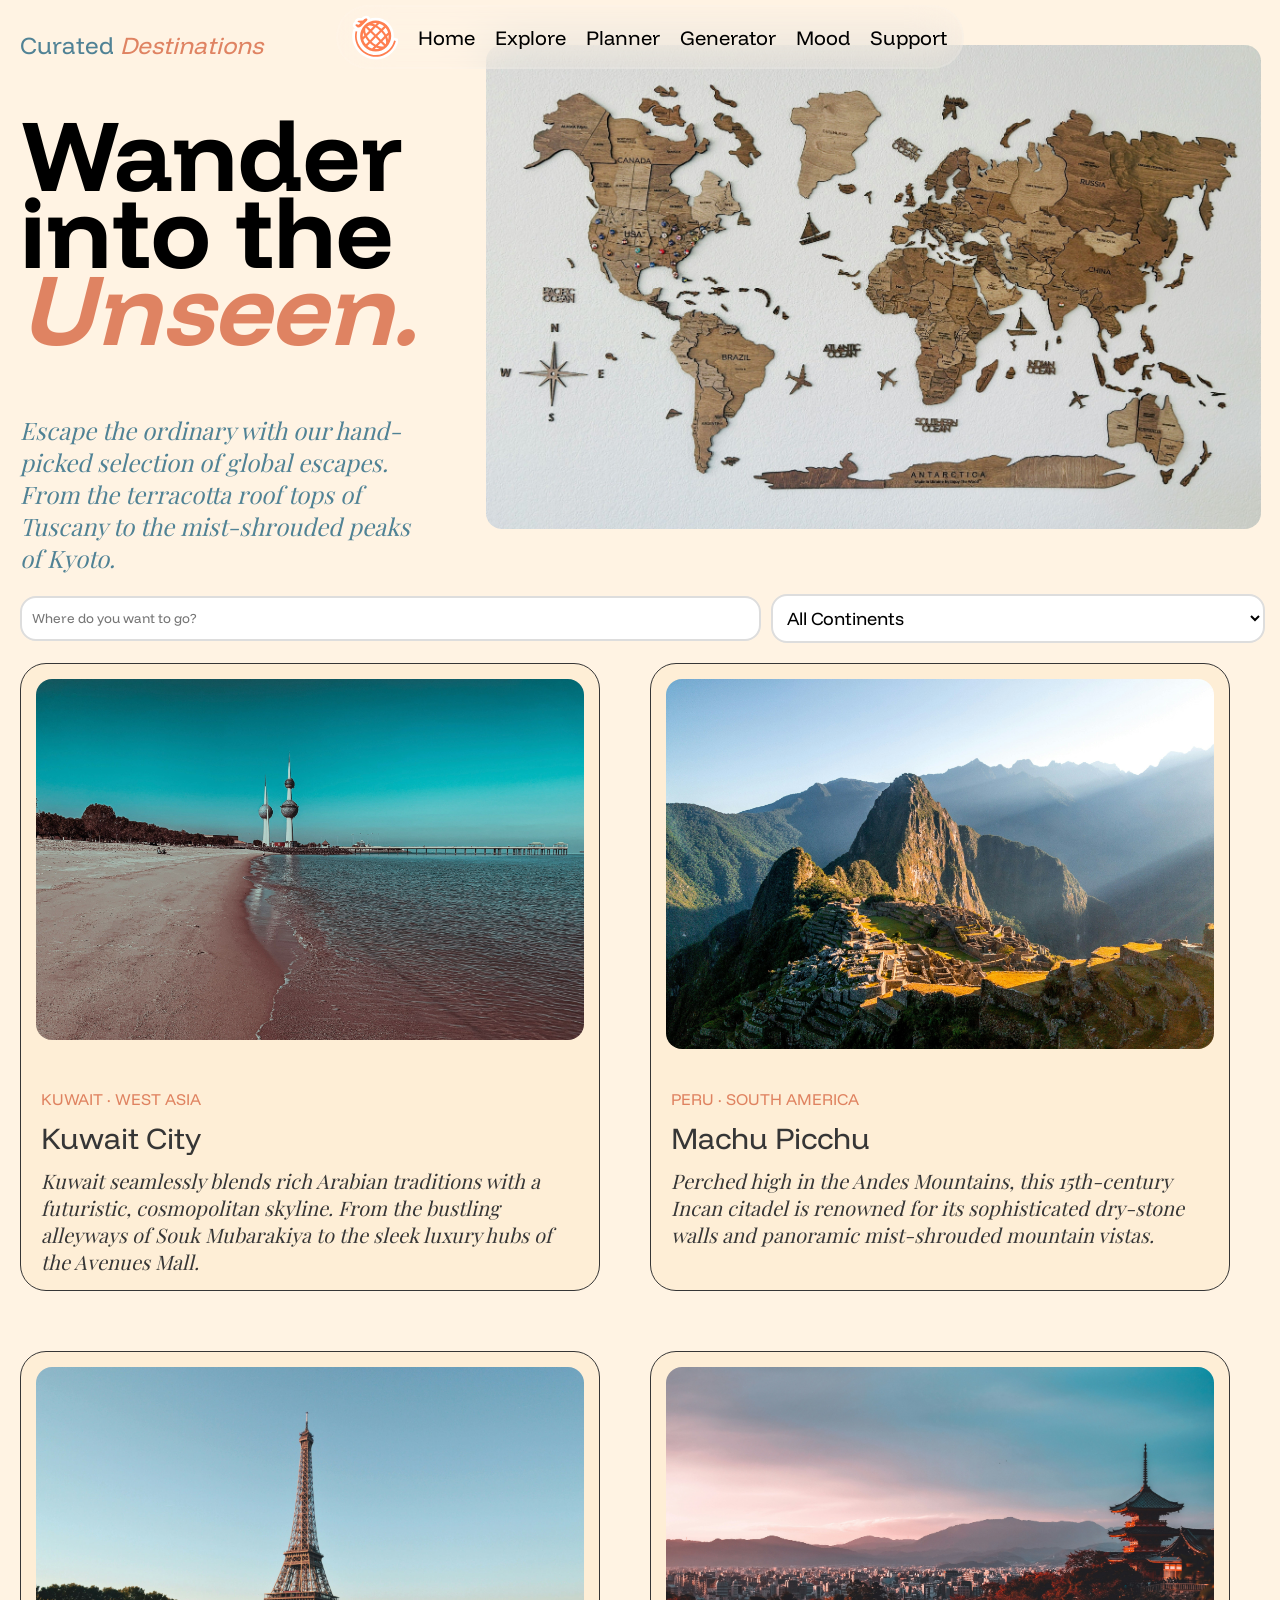
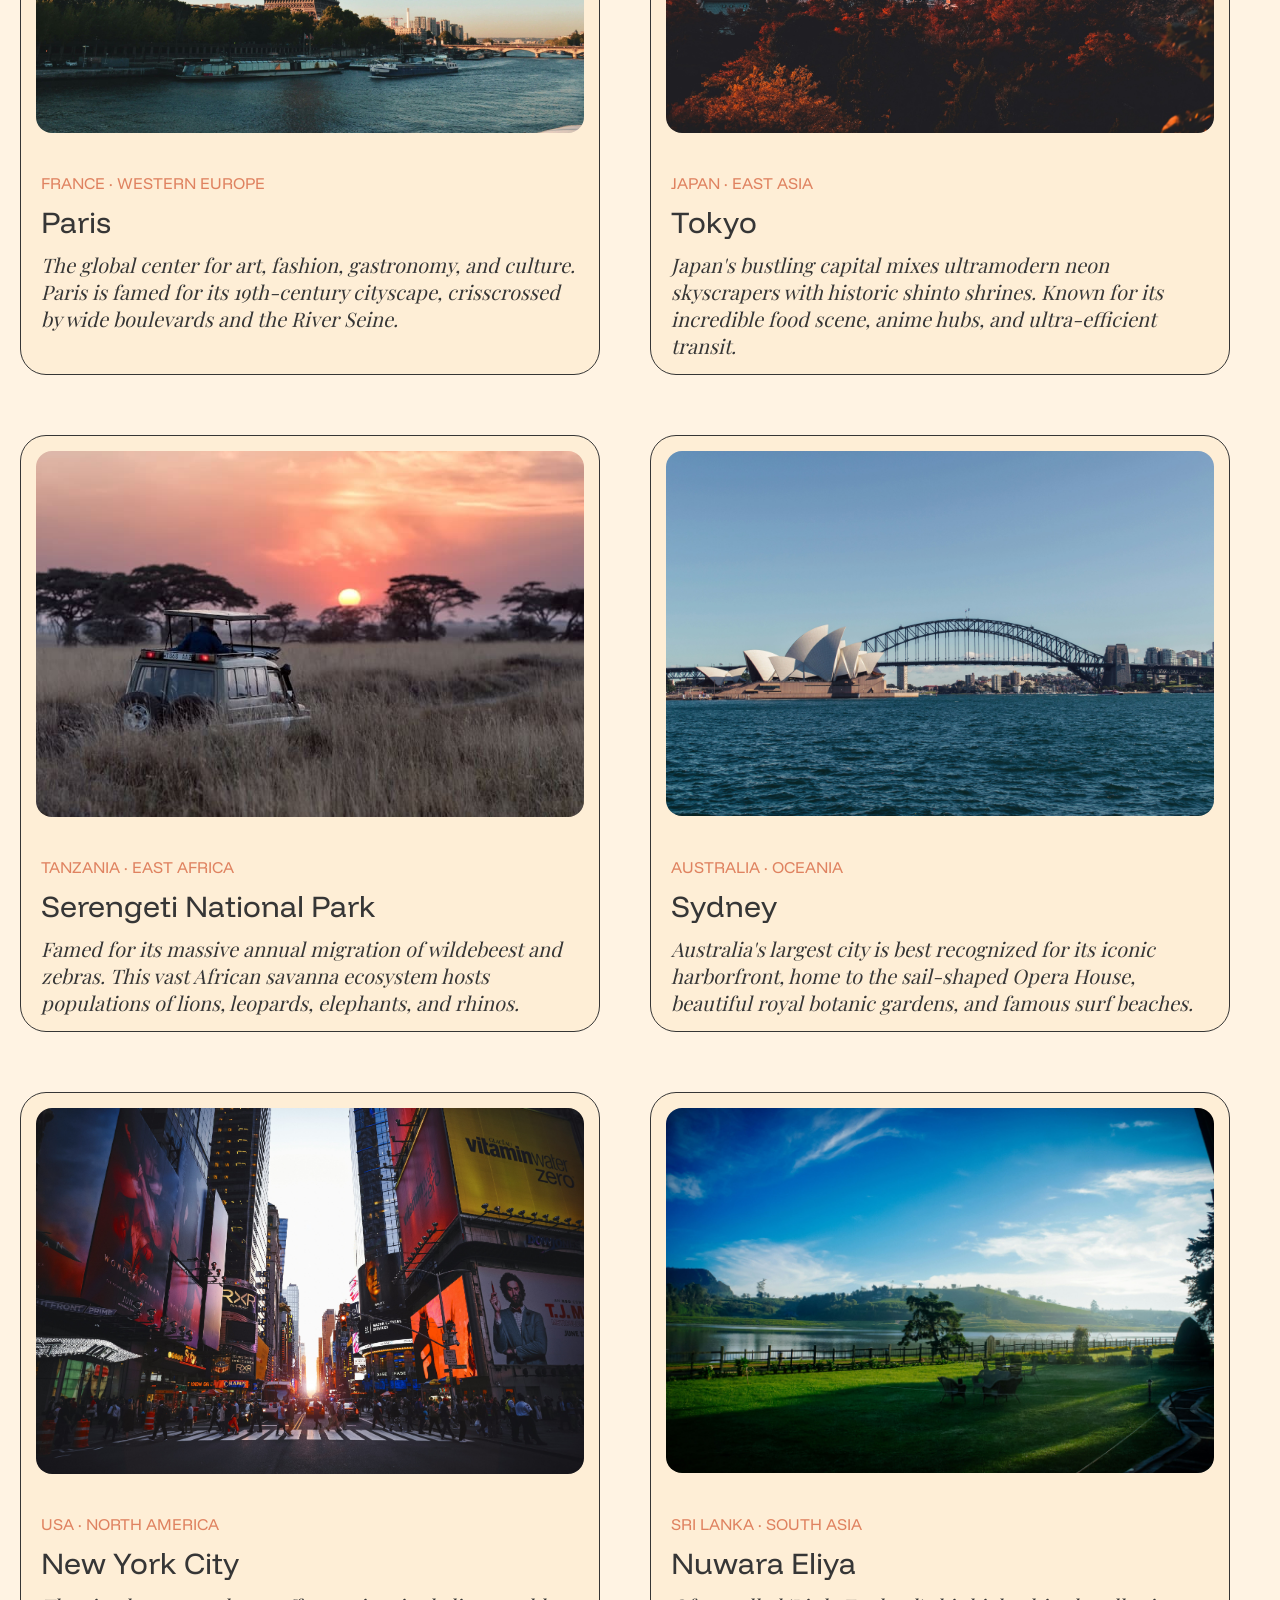
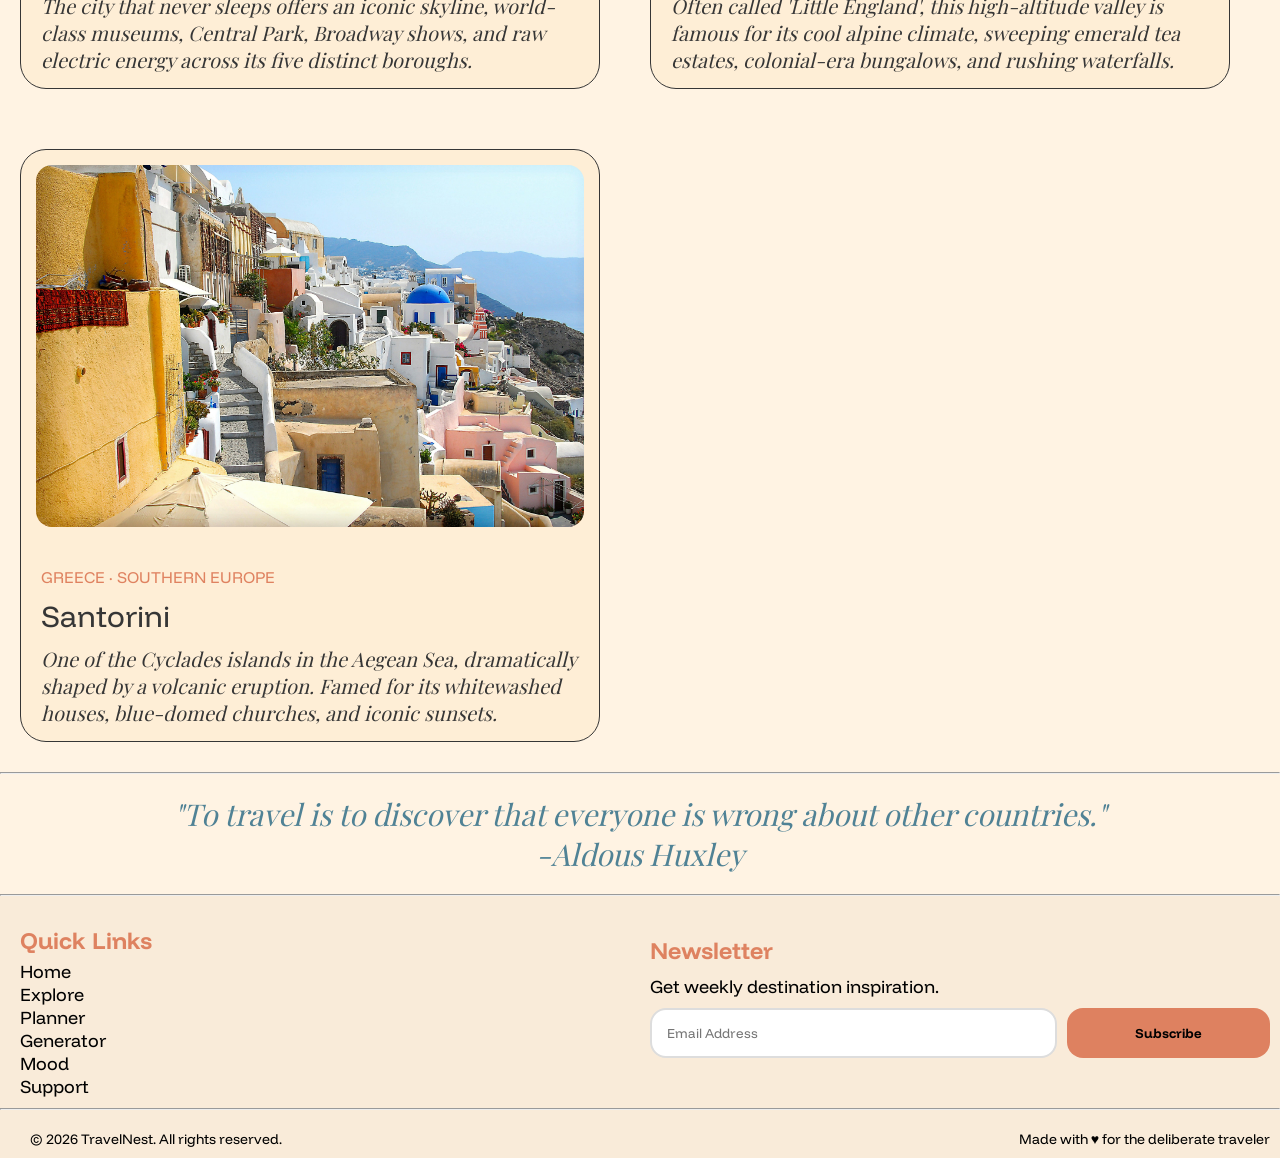
<file: explore.html>
<!DOCTYPE html>
<html lang="en">
<head>
    <meta charset="UTF-8">
    <meta name="viewport" content="width=device-width, initial-scale=1.0">
    <meta name="description" content="Browse TravelNest's curated collection of global destinations. Filter by continent or search by name and explore detailed travel guides.">
    <title>TravelNest | Explore</title>
    <link rel="stylesheet" href="style.css">
    <link rel="manifest" href="manifest.json">
    <link rel="icon" href="images/travelnest-logo.svg" type="image/svg+xml">
</head>
<body>
    <header>
        <nav class="nav-bar grid">
            <ul class="side-bar">
                <li class="menu-close-button" onclick="hideSidebar()"><a href="#"><svg xmlns="http://www.w3.org/2000/svg" height="40px" viewBox="0 -960 960 960" width="40px" fill="black"><path d="m256-200-56-56 224-224-224-224 56-56 224 224 224-224 56 56-224 224 224 224-56 56-224-224-224 224Z"/></svg></a></li>
                <li class="hideOnDesktop"><a href="index.html">Home</a></li>
                <li class="hideOnDesktop"><a href="explore.html">Explore</a></li>
                <li class="hideOnDesktop"><a href="planner.html">Planner</a></li>
                <li class="hideOnDesktop"><a href="generator.html">Generator</a></li>
                <li class="hideOnDesktop"><a href="mood.html">Mood</a></li>
                <li class="hideOnDesktop"><a href="support.html">Support</a></li>
            </ul>
            <ul class="nav-links">
                <li><a href="#"><img class="tn-logo" alt="TravelNest Logo" src = "images/travelnest-logo.svg"></a></li>
                <li class="hideOnMobile"><a href="index.html">Home</a></li>
                <li class="hideOnMobile"><a href="explore.html">Explore</a></li>
                <li class="hideOnMobile"><a href="planner.html">Planner</a></li>
                <li class="hideOnMobile"><a href="generator.html">Generator</a></li>
                <li class="hideOnMobile"><a href="mood.html">Mood</a></li>
                <li class="hideOnMobile"><a href="support.html">Support</a></li>
                <li class="menu-button" onclick="showSidebar()"><a href="#"><svg xmlns="http://www.w3.org/2000/svg" height="40px" viewBox="0 -960 960 960" width="40px" fill="black"><path d="M120-240v-80h720v80H120Zm0-200v-80h720v80H120Zm0-200v-80h720v80H120Z"/></svg></a></li>
            </ul>
        </nav>
    </header>
    <main>
        <div id="hero" class="grid">
            <div class="hero-left-text">
                <p id="hero-left-text-tn">Curated<span id="nest-text"> Destinations</span></p>
                <h1 id="h1-text">Wander into the <span id="unseen-text">Unseen.</span></h1>
                <p id="hero-info">Escape the ordinary with our hand-picked selection of global escapes. From the terracotta roof tops of Tuscany to the mist-shrouded peaks of Kyoto.</p>
            </div>
            <div class="hero-img-wrapper">
                <img src = "images/world-map.jpg" title="World Map" alt="World Map" class="hero-right-img">
            </div>
        </div>
        <div class="exp-search-container">
            <input type="text" class="input" id="exp-search" placeholder="Where do you want to go?">
            <select id="exp-filter" class="input">
                <option value="All Continents">All Continents</option>
                <option value="North America">North America</option>
                <option value="South America">South America</option>
                <option value="Europe">Europe</option>
                <option value="Asia">Asia</option>
                <option value="Africa">Africa</option>
                <option value="Oceania">Oceania</option>
            </select>
        </div>
        <div id="destinations" class="grid">
            <div class="destinations-container grid">
            </div>
        </div>
        <div class="dest-modal-container">
        </div>
        <hr>
        <div class="destinations-quote">
            <p>"To travel is to discover that everyone is wrong about other countries."</p>
            <p>-Aldous Huxley</p>
        </div>
    </main>
    <footer>
        <hr>
        <div class="footer-top-container">
            <div class="footer-top-left">
                <p id="footer-links-text">Quick Links</p>
                <ul class="footer-links">
                    <li><a href="index.html">Home</a></li>
                    <li><a href="explore.html">Explore</a></li>
                    <li><a href="planner.html">Planner</a></li>
                    <li><a href="generator.html">Generator</a></li>
                    <li><a href="mood.html">Mood</a></li>
                    <li><a href="support.html">Support</a></li>
                </ul>
            </div>
            <form class="newsletter">
                <div class="newsletter-container">
                    <p id="newsletter-head">Newsletter</p>
                    <p id="newsletter-p">Get weekly destination inspiration.</p>
                    <input type="email" id="input-email" name="input-email" class="input" placeholder="Email Address">
                    <button class="button" id="newsletter-button">Subscribe</button>
                </div>
            </form>
        </div>
        <hr>
        <div class="footer-last-line">
            <p id="footer-brand">© 2026 TravelNest. All rights reserved.</p>
            <p>Made with ♥ for the deliberate traveler</p>
        </div>
    </footer>
    <script src="script.js"></script>
</body>
</html>
</file>
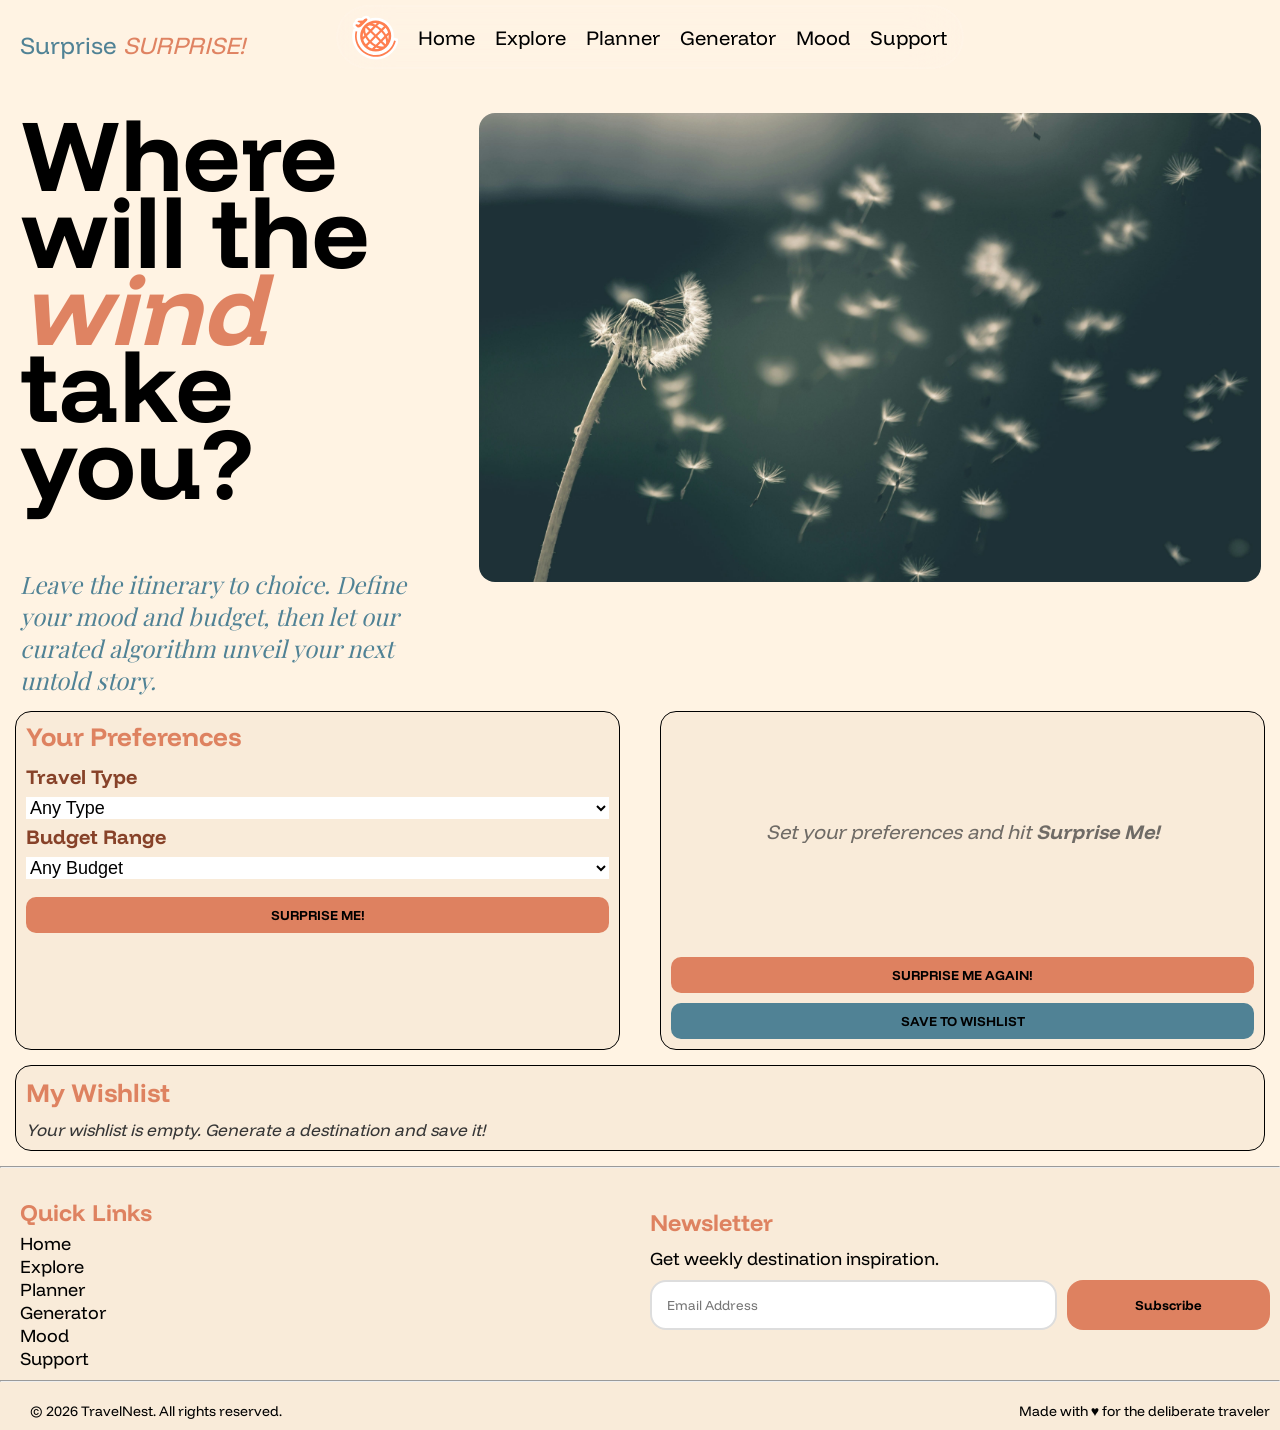
<file: generator.html>
<!DOCTYPE html>
<html lang="en">
<head>
    <meta charset="UTF-8">
    <meta name="viewport" content="width=device-width, initial-scale=1.0">
    <meta name="description" content="Not sure where to go? Let TravelNest surprise you. Generate a random destination based on your travel style and budget preferences.">
    <title>TravelNest | Trip Generator</title>
    <link rel="stylesheet" href="style.css">
    <link rel="manifest" href="manifest.json">
    <link rel="icon" href="images/travelnest-logo.svg" type="image/svg+xml">
</head>
<body>
    <header>
        <nav class="nav-bar grid">
            <ul class="side-bar">
                <li class="menu-close-button" onclick="hideSidebar()"><a href="#"><svg xmlns="http://www.w3.org/2000/svg" height="40px" viewBox="0 -960 960 960" width="40px" fill="black"><path d="m256-200-56-56 224-224-224-224 56-56 224 224 224-224 56 56-224 224 224 224-56 56-224-224-224 224Z"/></svg></a></li>
                <li class="hideOnDesktop"><a href="index.html">Home</a></li>
                <li class="hideOnDesktop"><a href="explore.html">Explore</a></li>
                <li class="hideOnDesktop"><a href="planner.html">Planner</a></li>
                <li class="hideOnDesktop"><a href="generator.html">Generator</a></li>
                <li class="hideOnDesktop"><a href="mood.html">Mood</a></li>
                <li class="hideOnDesktop"><a href="support.html">Support</a></li>
            </ul>
            <ul class="nav-links">
                <li><a href="#"><img class="tn-logo" alt="TravelNest Logo" src = "images/travelnest-logo.svg"></a></li>
                <li class="hideOnMobile"><a href="index.html">Home</a></li>
                <li class="hideOnMobile"><a href="explore.html">Explore</a></li>
                <li class="hideOnMobile"><a href="planner.html">Planner</a></li>
                <li class="hideOnMobile"><a href="generator.html">Generator</a></li>
                <li class="hideOnMobile"><a href="mood.html">Mood</a></li>
                <li class="hideOnMobile"><a href="support.html">Support</a></li>
                <li class="menu-button" onclick="showSidebar()"><a href="#"><svg xmlns="http://www.w3.org/2000/svg" height="40px" viewBox="0 -960 960 960" width="40px" fill="black"><path d="M120-240v-80h720v80H120Zm0-200v-80h720v80H120Zm0-200v-80h720v80H120Z"/></svg></a></li>
            </ul>
        </nav>
    </header>
    <main>
        <div id="hero" class="grid">
            <div class="hero-left-text">
                <p id="hero-left-text-tn">Surprise<span id="nest-text"> SURPRISE!</span></p>
                <h1 id="h1-text">Where will the <span id="unseen-text">wind</span> take you?</h1>
                <p id="hero-info">Leave the itinerary to choice. Define your mood and budget, then let our curated algorithm unveil your next untold story.</p>
            </div>
            <div class="hero-img-wrapper">
                <img src = "images/dandelions.jpg" title="Dandelions" alt="Dandelions" class="hero-right-img">
            </div>
        </div>
        <div id="gen-grid">
            <div id="gen-container">
                <div id="r-gen">
                    <p id="r-gen-heading">Your Preferences</p>
                    <div class="r-gen-group">
                        <label class="form-label" for="gen-travel-type">Travel Type</label><br>
                        <select id="gen-travel-type" class="form-select" aria-label="Select Travel Style">
                            <option value="any-type">Any Type</option>
                            <option value="adventure">Adventure</option>
                            <option value="relax">Relaxation</option>
                            <option value="culture">Cultural</option>
                            <option value="nature">Nature</option>
                        </select>
                    </div>
                    <div class="r-gen-group">
                        <label class="form-label" for="gen-budget-range">Budget Range</label><br>
                        <select id="gen-budget-range" class="form-select" aria-label="Select Budget Range">
                            <option value="any-budget">Any Budget</option>
                            <option value="budget-friendly">Budget Friendly</option>
                            <option value="mid-range">Mid-Range</option>
                            <option value="luxury">Luxury</option>
                        </select>
                    </div>
                    <button id="surprise-button" class="button" type="button">SURPRISE ME!</button>
                </div>
                <div id="l-gen">
                    <div id="r-gen-img-container">
                        <button id="surprise-again-button" class="button" type="button">SURPRISE ME AGAIN!</button>
                        <button class="save-btn" type="submit">SAVE TO WISHLIST</button>
                    </div>
                </div>
            </div>
            <div id="wishlist">
                <p id="wishlist-heading">My Wishlist</p>
                <p id="wishlist-para">Your wishlist is empty. Generate a destination and save it!</p>
            </div>
        </div>
    </main>
    <footer>
        <hr>
        <div class="footer-top-container">
            <div class="footer-top-left">
                <p id="footer-links-text">Quick Links</p>
                <ul class="footer-links">
                    <li><a href="index.html">Home</a></li>
                    <li><a href="explore.html">Explore</a></li>
                    <li><a href="planner.html">Planner</a></li>
                    <li><a href="generator.html">Generator</a></li>
                    <li><a href="mood.html">Mood</a></li>
                    <li><a href="support.html">Support</a></li>
                </ul>
            </div>
            <form class="newsletter">
                <div class="newsletter-container">
                    <p id="newsletter-head">Newsletter</p>
                    <p id="newsletter-p">Get weekly destination inspiration.</p>
                    <input type="email" id="input-email" name="input-email" class="input" placeholder="Email Address">
                    <button class="button" id="newsletter-button">Subscribe</button>
                </div>
            </form>
        </div>
        <hr>
        <div class="footer-last-line">
            <p id="footer-brand">© 2026 TravelNest. All rights reserved.</p>
            <p>Made with ♥ for the deliberate traveler</p>
        </div>
    </footer>
    <script src="script.js"></script>
</body>
</html>
</file>
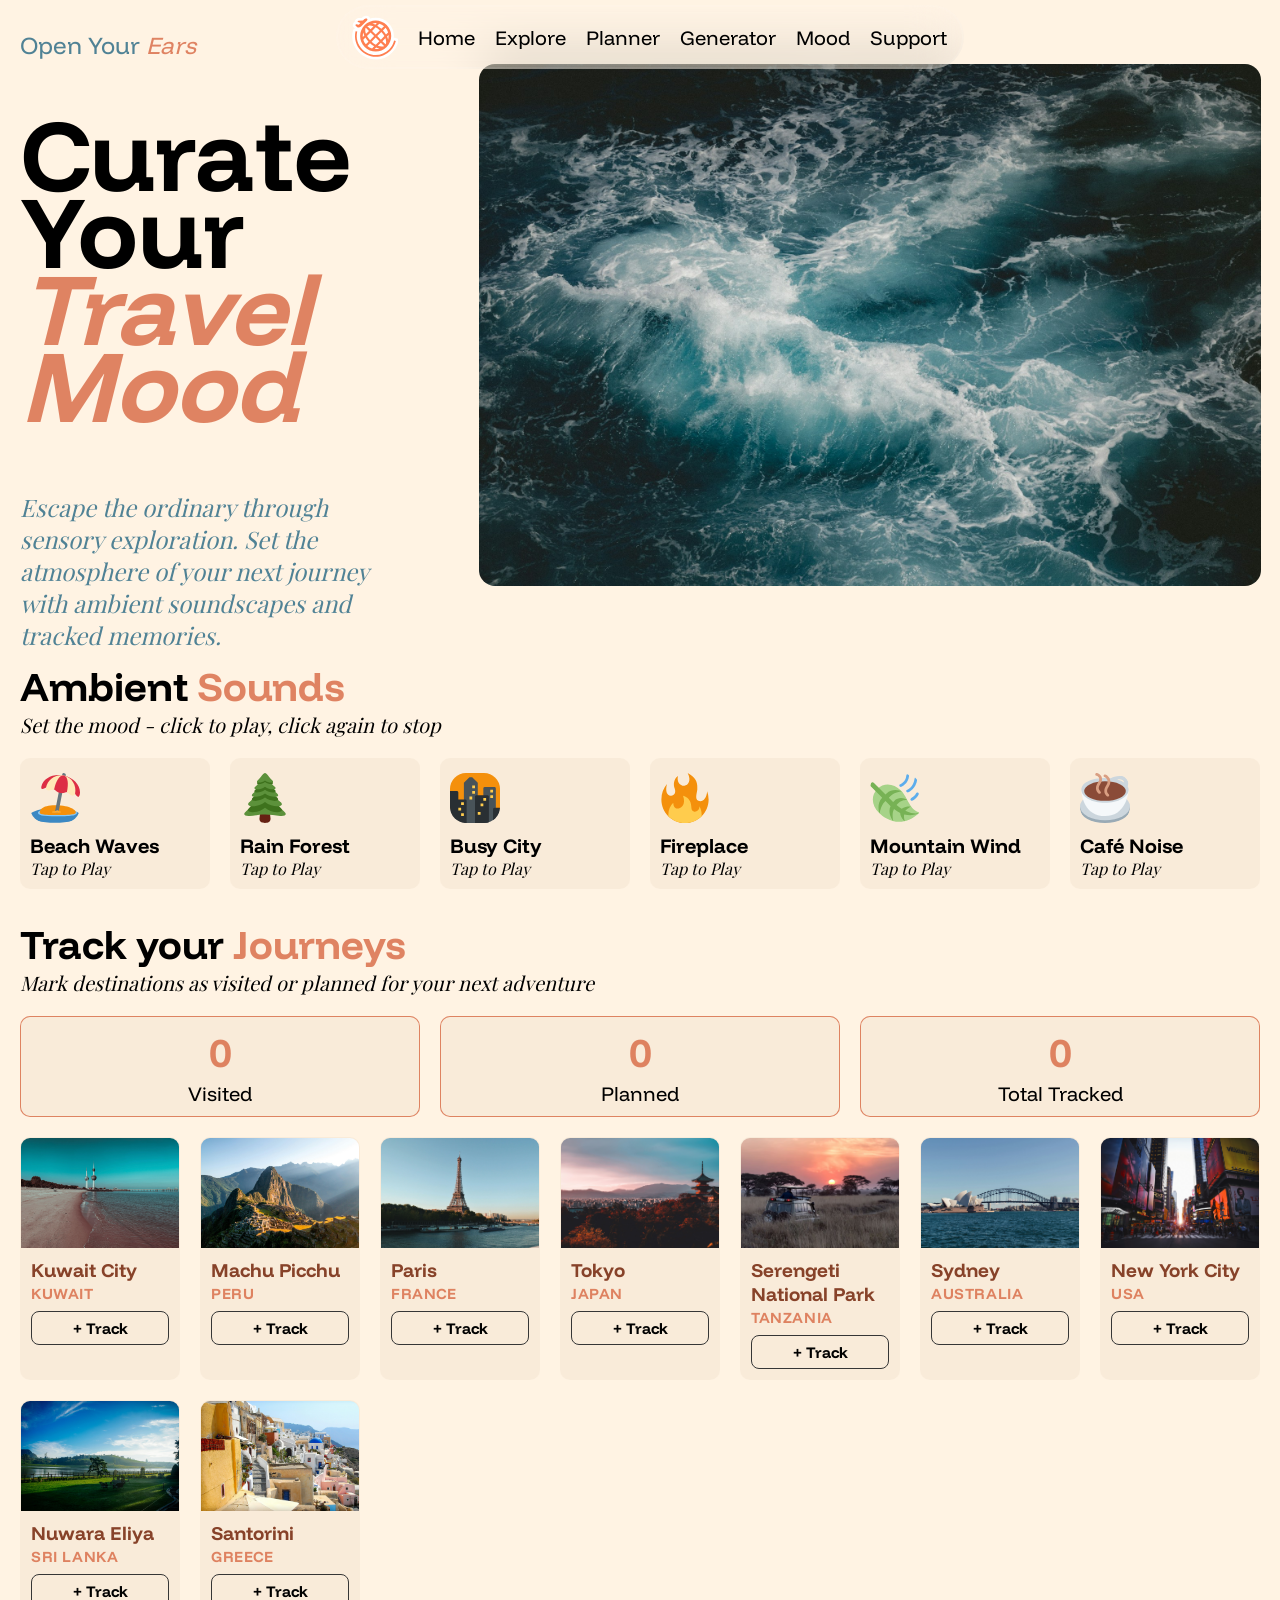
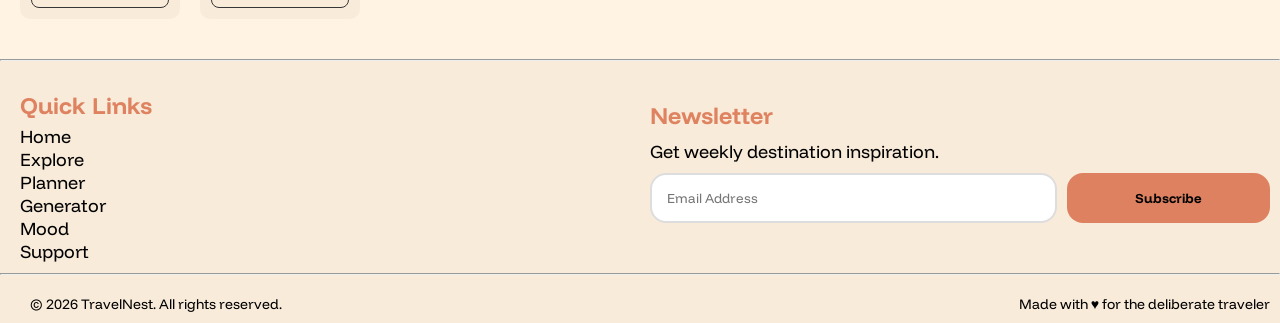
<file: mood.html>
<!DOCTYPE html>
<html lang="en">
<head>
    <meta charset="UTF-8">
    <meta name="viewport" content="width=device-width, initial-scale=1.0">
    <meta name="description" content="Set your travel mood with ambient soundscapes and track destinations you have visited or plan to explore with TravelNest.">
    <title>TravelNest | Mood</title>
    <link rel="stylesheet" href="style.css">
    <link rel="manifest" href="manifest.json">
    <link rel="icon" href="images/travelnest-logo.svg" type="image/svg+xml">
</head>
<body>
    <audio id="snd-beach" src="audio/beach.mp3" loop></audio>
    <audio id="snd-forest" src="audio/forest.mp3" loop></audio>
    <audio id="snd-city" src="audio/city.mp3" loop></audio>
    <audio id="snd-fire" src="audio/fire.mp3" loop></audio>
    <audio id="snd-wind" src="audio/wind.mp3" loop></audio>
    <audio id="snd-cafe" src="audio/cafe.mp3" loop></audio>
    <header>
        <nav class="nav-bar grid">
            <ul class="side-bar">
                <li class="menu-close-button" onclick="hideSidebar()"><a href="#"><svg xmlns="http://www.w3.org/2000/svg" height="40px" viewBox="0 -960 960 960" width="40px" fill="black"><path d="m256-200-56-56 224-224-224-224 56-56 224 224 224-224 56 56-224 224 224 224-56 56-224-224-224 224Z"/></svg></a></li>
                <li class="hideOnDesktop"><a href="index.html">Home</a></li>
                <li class="hideOnDesktop"><a href="explore.html">Explore</a></li>
                <li class="hideOnDesktop"><a href="planner.html">Planner</a></li>
                <li class="hideOnDesktop"><a href="generator.html">Generator</a></li>
                <li class="hideOnDesktop"><a href="mood.html">Mood</a></li>
                <li class="hideOnDesktop"><a href="support.html">Support</a></li>
            </ul>
            <ul class="nav-links">
                <li><a href="#"><img class="tn-logo" alt="TravelNest Logo" src = "images/travelnest-logo.svg"></a></li>
                <li class="hideOnMobile"><a href="index.html">Home</a></li>
                <li class="hideOnMobile"><a href="explore.html">Explore</a></li>
                <li class="hideOnMobile"><a href="planner.html">Planner</a></li>
                <li class="hideOnMobile"><a href="generator.html">Generator</a></li>
                <li class="hideOnMobile"><a href="mood.html">Mood</a></li>
                <li class="hideOnMobile"><a href="support.html">Support</a></li>
                <li class="menu-button" onclick="showSidebar()"><a href="#"><svg xmlns="http://www.w3.org/2000/svg" height="40px" viewBox="0 -960 960 960" width="40px" fill="black"><path d="M120-240v-80h720v80H120Zm0-200v-80h720v80H120Zm0-200v-80h720v80H120Z"/></svg></a></li>
            </ul>
        </nav>
    </header>
    <main>
        <div id="hero" class="grid">
            <div class="hero-left-text">
                <p id="hero-left-text-tn">Open Your<span id="nest-text"> Ears</span></p>
                <h1 id="h1-text">Curate Your <span id="unseen-text">Travel Mood</span></h1>
                <p id="hero-info">Escape the ordinary through sensory exploration. Set the atmosphere of your next journey with ambient soundscapes and tracked memories.</p>
            </div>
            <div class="hero-img-wrapper">
                <img src = "images/waves.jpg" title="Ocean Waves" alt="Ocean Waves" class="hero-right-img">
            </div>
        </div>
        <p class="mood-heading">Ambient <span class="mood-text">Sounds</span></p>
        <p class="mood-desc">Set the mood - click to play, click again to stop</p>
        <div id="mood-container">
            <div class="mood-card">
                <img class="mood-img" alt="Beach with Umbrella" src="symbols/beach-with-umbrella-svgrepo-com.svg">
                <p class="mood-name">Beach Waves</p>
                <p class="mood-play">Tap to Play</p>
            </div>
            <div class="mood-card">
                <img class="mood-img" alt="Evergreen Tree" src="symbols/evergreen-tree-svgrepo-com.svg">
                <p class="mood-name">Rain Forest</p>
                <p class="mood-play">Tap to Play</p>
            </div>
            <div class="mood-card">
                <img class="mood-img" alt="Cityscape at Dusk" src="symbols/cityscape-at-dusk-svgrepo-com.svg">
                <p class="mood-name">Busy City</p>
                <p class="mood-play">Tap to Play</p>
            </div>
            <div class="mood-card">
                <img class="mood-img" alt="Fire" src="symbols/fire-svgrepo-com.svg">
                <p class="mood-name">Fireplace</p>
                <p class="mood-play">Tap to Play</p>
            </div>
            <div class="mood-card">
                <img class="mood-img" alt="Leaf Fluttering in Wind" src="symbols/leaf-fluttering-in-wind-svgrepo-com.svg">
                <p class="mood-name">Mountain Wind</p>
                <p class="mood-play">Tap to Play</p>
            </div>
            <div class="mood-card">
                <img class="mood-img" alt="Hot Beverage" src="symbols/hot-beverage-svgrepo-com.svg">
                <p class="mood-name">Café Noise</p>
                <p class="mood-play">Tap to Play</p>
            </div>
        </div>
        <p class="mood-heading">Track your <span class="mood-text">Journeys</span></p>
        <p class="mood-desc">Mark destinations as visited or planned for your next adventure</p>
        <div id="track-container">
            <div class="track-card">
                <p id="visited-count">0</p>
                <p id="visited-text">Visited</p>
            </div>
            <div class="track-card">
                <p id="planned-count">0</p>
                <p id="planned-text">Planned</p>
            </div>
            <div class="track-card">
                <p id="total-track-count">0</p>
                <p id="total-track-text">Total Tracked</p>
            </div>
        </div>
        <div id="destinations-track-grid"></div>
    </main>
    <footer>
        <hr>
        <div class="footer-top-container">
            <div class="footer-top-left">
                <p id="footer-links-text">Quick Links</p>
                <ul class="footer-links">
                    <li><a href="index.html">Home</a></li>
                    <li><a href="explore.html">Explore</a></li>
                    <li><a href="planner.html">Planner</a></li>
                    <li><a href="generator.html">Generator</a></li>
                    <li><a href="mood.html">Mood</a></li>
                    <li><a href="support.html">Support</a></li>
                </ul>
            </div>
            <form class="newsletter">
                <div class="newsletter-container">
                    <p id="newsletter-head">Newsletter</p>
                    <p id="newsletter-p">Get weekly destination inspiration.</p>
                    <input type="email" id="input-email" name="input-email" class="input" placeholder="Email Address">
                    <button class="button" id="newsletter-button">Subscribe</button>
                </div>
            </form>
        </div>
        <hr>
        <div class="footer-last-line">
            <p id="footer-brand">© 2026 TravelNest. All rights reserved.</p>
            <p>Made with ♥ for the deliberate traveler</p>
        </div>
    </footer>
    <script src="script.js"></script>
</body>
</html>
</file>
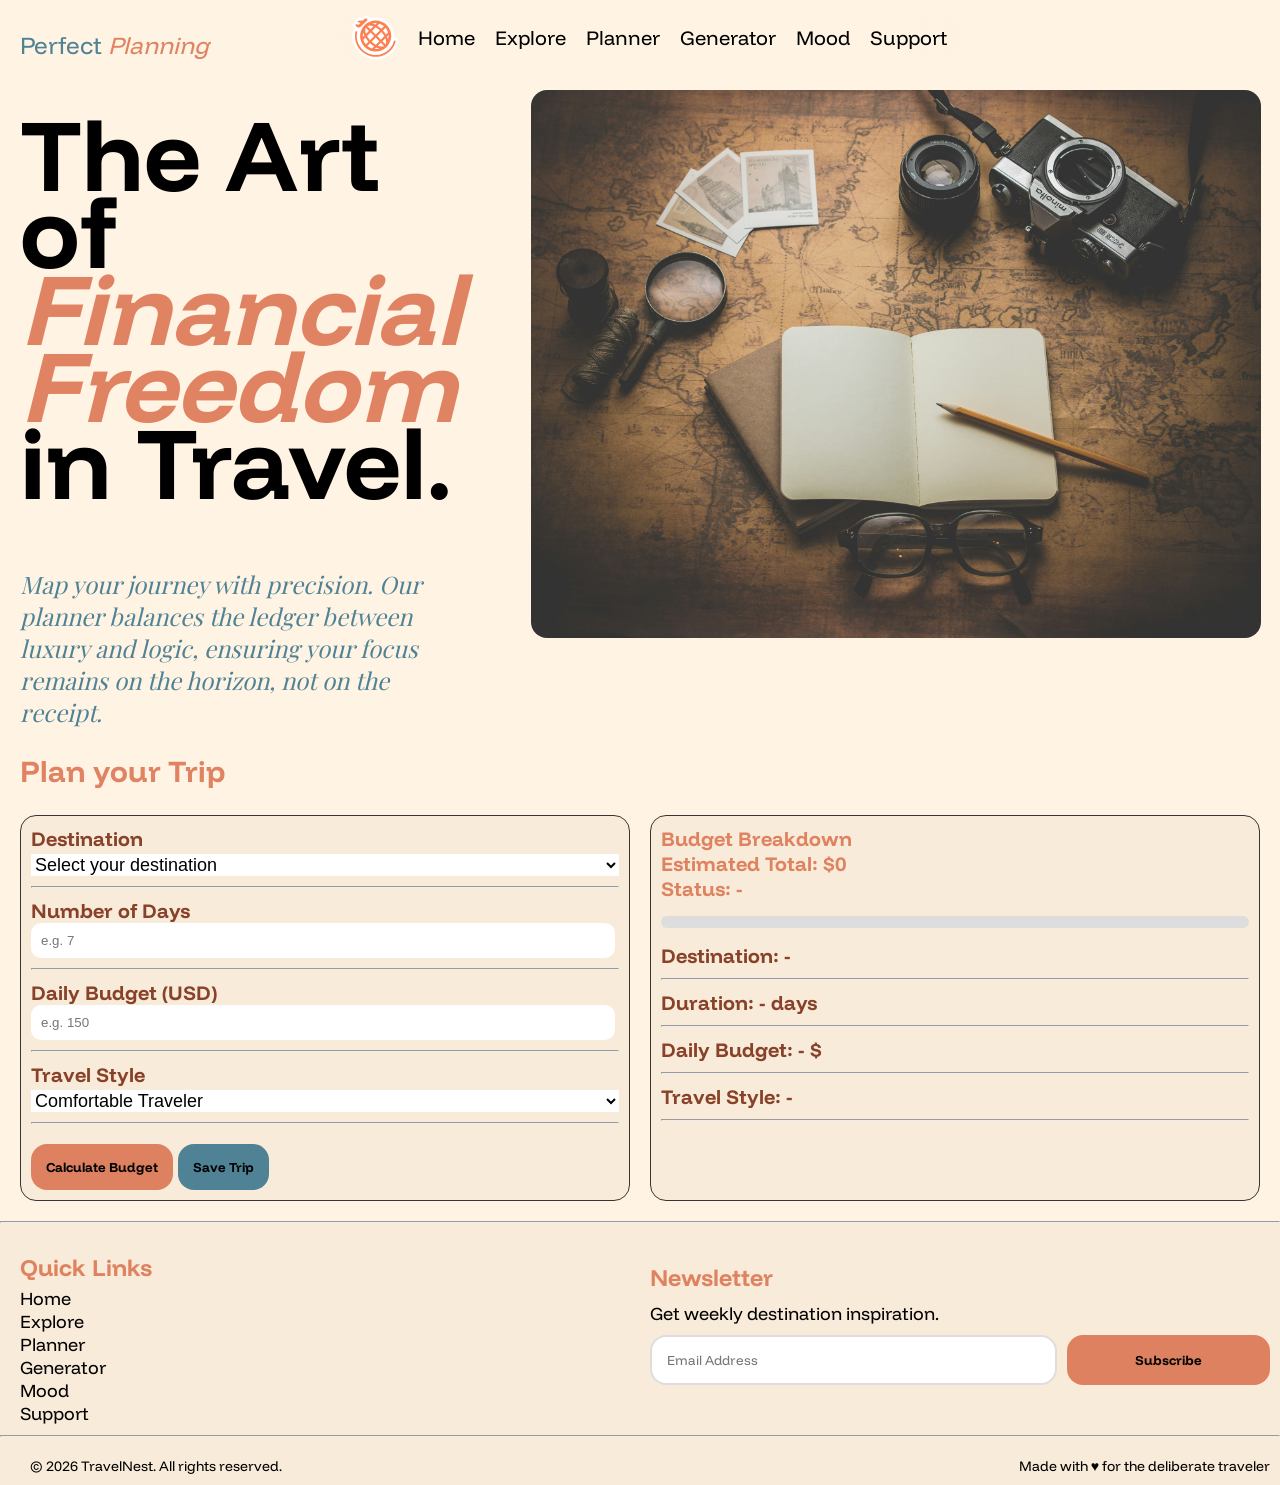
<file: planner.html>
<!DOCTYPE html>
<html lang="en">
<head>
    <meta charset="UTF-8">
    <meta name="viewport" content="width=device-width, initial-scale=1.0">
    <meta name="description" content="Plan your perfect trip with the TravelNest Budget Planner. Calculate your estimated travel costs and save trip budgets for future reference.">
    <title>TravelNest | Trip Planner</title>
    <link rel="stylesheet" href="style.css">
    <link rel="manifest" href="manifest.json">
    <link rel="icon" href="images/travelnest-logo.svg" type="image/svg+xml">
</head>
<body>
    <header>
        <nav class="nav-bar grid">
            <ul class="side-bar">
                <li class="menu-close-button" onclick="hideSidebar()"><a href="#"><svg xmlns="http://www.w3.org/2000/svg" height="40px" viewBox="0 -960 960 960" width="40px" fill="black"><path d="m256-200-56-56 224-224-224-224 56-56 224 224 224-224 56 56-224 224 224 224-56 56-224-224-224 224Z"/></svg></a></li>
                <li class="hideOnDesktop"><a href="index.html">Home</a></li>
                <li class="hideOnDesktop"><a href="explore.html">Explore</a></li>
                <li class="hideOnDesktop"><a href="planner.html">Planner</a></li>
                <li class="hideOnDesktop"><a href="generator.html">Generator</a></li>
                <li class="hideOnDesktop"><a href="mood.html">Mood</a></li>
                <li class="hideOnDesktop"><a href="support.html">Support</a></li>
            </ul>
            <ul class="nav-links">
                <li><a href="#"><img class="tn-logo" alt="TravelNest Logo" src = "images/travelnest-logo.svg"></a></li>
                <li class="hideOnMobile"><a href="index.html">Home</a></li>
                <li class="hideOnMobile"><a href="explore.html">Explore</a></li>
                <li class="hideOnMobile"><a href="planner.html">Planner</a></li>
                <li class="hideOnMobile"><a href="generator.html">Generator</a></li>
                <li class="hideOnMobile"><a href="mood.html">Mood</a></li>
                <li class="hideOnMobile"><a href="support.html">Support</a></li>
                <li class="menu-button" onclick="showSidebar()"><a href="#"><svg xmlns="http://www.w3.org/2000/svg" height="40px" viewBox="0 -960 960 960" width="40px" fill="black"><path d="M120-240v-80h720v80H120Zm0-200v-80h720v80H120Zm0-200v-80h720v80H120Z"/></svg></a></li>
            </ul>
        </nav>
    </header>
    <main>
        <div id="hero" class="grid">
            <div class="hero-left-text">
                <p id="hero-left-text-tn">Perfect<span id="nest-text"> Planning</span></p>
                <h1 id="h1-text">The Art of<span id="unseen-text"> Financial Freedom</span> in Travel.</h1>
                <p id="hero-info">Map your journey with precision. Our planner balances the ledger between luxury and logic, ensuring your focus remains on the horizon, not on the receipt.</p>
            </div>
            <div class="hero-img-wrapper">
                <img src = "images/travel-diary.jpg" title="Travel Diary" alt="Travel Diary" class="hero-right-img">
            </div>
        </div>
        <div id="budget-planner">
            <h2 id="planner-heading">Plan your Trip</h2>
            <div id="budget-planner-container">
                <div id="planner-left">
                    <form id="planner-form">
                        <div class="form-group">
                            <label class="form-label" for="plan-destination">Destination</label><br>
                            <select id="plan-destination" class="form-select" required>
                                <option value="" disabled selected>Select your destination</option>
                            </select>
                        </div>
                        <hr>
                        <div class="form-group">
                            <label class="form-label" for="plan-days">Number of Days</label><br>
                            <input id="plan-days" class="form-input" type="number" min="1" max="365" placeholder="e.g. 7" required>
                        </div>
                        <hr>
                        <div class="form-group">
                            <label class="form-label" for="plan-budget">Daily Budget (USD)</label><br>
                            <input id="plan-budget" class="form-input" type="number" min="1" placeholder="e.g. 150" required>
                        </div>
                        <hr>
                        <div class="form-group">
                            <label class="form-label" for="plan-style">Travel Style</label><br>
                            <select id="plan-style" class="form-select" aria-label="Select Travel Style">
                                <option value="budget">Budget Backpacker</option>
                                <option value="comfort" selected>Comfortable Traveler</option>
                                <option value="luxury">Luxury Explorer</option>
                            </select>
                        </div>
                        <hr>
                        <div class="form-buttons">
                            <button class="button" id="plan-button" type="submit">Calculate Budget</button>
                            <button class="button" id="save-trip-button" type="button" style="background-color: var(--secondary);">Save Trip</button>
                        </div>
                    </form>
                </div>
                <div id="planner-right">
                    <div id="budget-planner-results-container">
                        <div id="result-card" class="result-card">
                            <div id="budget-heading">
                                <p id="budget-breakdown">Budget Breakdown</p>
                                <p id="estimated-total">Estimated Total: $<span id="res-total">0</span></p>
                                <p id="status">Status: <span id="res-status">-</span></p>
                            </div>
                            <div class="progress-container">
                                <div id="budget-progress-bar"></div>
                            </div>
                            <div id="r-budget-info">
                                <span class="r-info">Destination: <span id="res-dest">-</span></span>
                                <hr>
                                <span class="r-info">Duration: <span id="res-days">-</span> days</span>
                                <hr>
                                <span class="r-info">Daily Budget: <span id="res-daily">-</span> $</span>
                                <hr>
                                <span class="r-info">Travel Style: <span id="res-style">-</span></span>
                                <hr>
                            </div>
                        </div>
                    </div>
                </div>
            </div>
        </div>
    </main>
    <footer>
        <hr>
        <div class="footer-top-container">
            <div class="footer-top-left">
                <p id="footer-links-text">Quick Links</p>
                <ul class="footer-links">
                    <li><a href="index.html">Home</a></li>
                    <li><a href="explore.html">Explore</a></li>
                    <li><a href="planner.html">Planner</a></li>
                    <li><a href="generator.html">Generator</a></li>
                    <li><a href="mood.html">Mood</a></li>
                    <li><a href="support.html">Support</a></li>
                </ul>
            </div>
            <form class="newsletter">
                <div class="newsletter-container">
                    <p id="newsletter-head">Newsletter</p>
                    <p id="newsletter-p">Get weekly destination inspiration.</p>
                    <input type="email" id="input-email" name="input-email" class="input" placeholder="Email Address">
                    <button class="button" id="newsletter-button">Subscribe</button>
                </div>
            </form>
        </div>
        <hr>
        <div class="footer-last-line">
            <p id="footer-brand">© 2026 TravelNest. All rights reserved.</p>
            <p>Made with ♥ for the deliberate traveler</p>
        </div>
    </footer>
    <script src="script.js"></script>
</body>
</html>
</file>
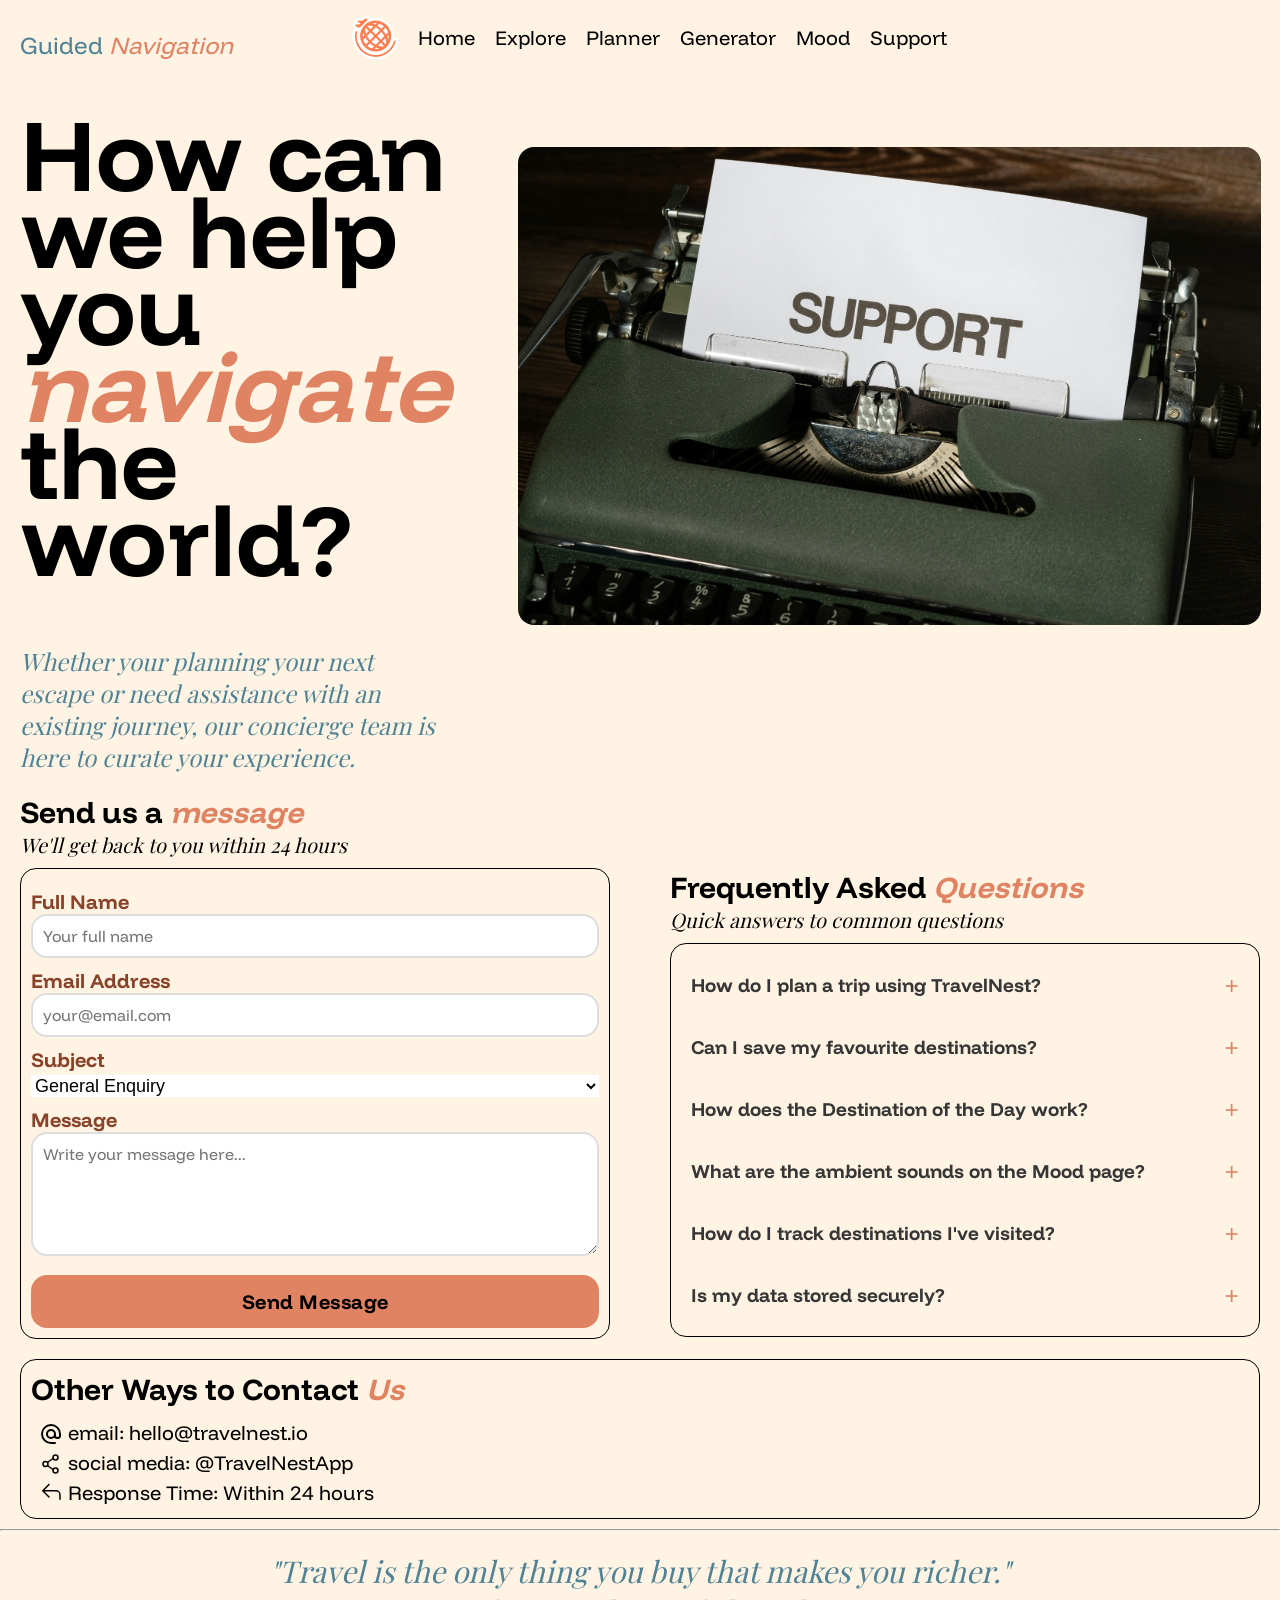
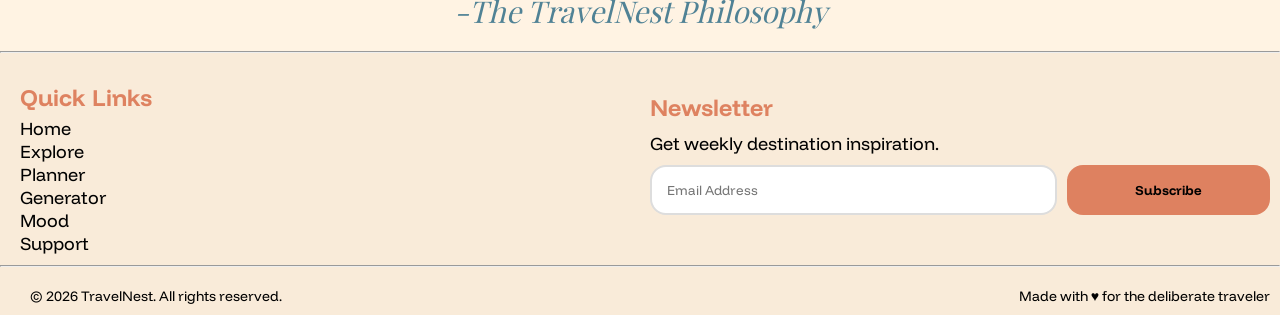
<file: support.html>
<!DOCTYPE html>
<html lang="en">
<head>
    <meta charset="UTF-8">
    <meta name="viewport" content="width=device-width, initial-scale=1.0">
    <meta name="description" content="Get help with TravelNest. Send us a message, browse our frequently asked questions, or find other ways to get in touch with our team.">
    <title>TravelNest | Support</title>
    <link rel="stylesheet" href="style.css">
    <link rel="manifest" href="manifest.json">
    <link rel="icon" href="images/travelnest-logo.svg" type="image/svg+xml">
</head>
<body>
    <header>
        <nav class="nav-bar grid">
            <ul class="side-bar">
                <li class="menu-close-button" onclick="hideSidebar()"><a href="#"><svg xmlns="http://www.w3.org/2000/svg" height="40px" viewBox="0 -960 960 960" width="40px" fill="black"><path d="m256-200-56-56 224-224-224-224 56-56 224 224 224-224 56 56-224 224 224 224-56 56-224-224-224 224Z"/></svg></a></li>
                <li class="hideOnDesktop"><a href="index.html">Home</a></li>
                <li class="hideOnDesktop"><a href="explore.html">Explore</a></li>
                <li class="hideOnDesktop"><a href="planner.html">Planner</a></li>
                <li class="hideOnDesktop"><a href="generator.html">Generator</a></li>
                <li class="hideOnDesktop"><a href="mood.html">Mood</a></li>
                <li class="hideOnDesktop"><a href="support.html">Support</a></li>
            </ul>
            <ul class="nav-links">
                <li><a href="#"><img class="tn-logo" alt="TravelNest Logo" src = "images/travelnest-logo.svg"></a></li>
                <li class="hideOnMobile"><a href="index.html">Home</a></li>
                <li class="hideOnMobile"><a href="explore.html">Explore</a></li>
                <li class="hideOnMobile"><a href="planner.html">Planner</a></li>
                <li class="hideOnMobile"><a href="generator.html">Generator</a></li>
                <li class="hideOnMobile"><a href="mood.html">Mood</a></li>
                <li class="hideOnMobile"><a href="support.html">Support</a></li>
                <li class="menu-button" onclick="showSidebar()"><a href="#"><svg xmlns="http://www.w3.org/2000/svg" height="40px" viewBox="0 -960 960 960" width="40px" fill="black"><path d="M120-240v-80h720v80H120Zm0-200v-80h720v80H120Zm0-200v-80h720v80H120Z"/></svg></a></li>
            </ul>
        </nav>
    </header>
    <main>
        <div id="hero" class="grid">
            <div class="hero-left-text">
                <p id="hero-left-text-tn">Guided<span id="nest-text"> Navigation</span></p>
                <h1 id="h1-text">How can we help you<span id="unseen-text"> navigate</span> the world?</h1>
                <p id="hero-info">Whether your planning your next escape or need assistance with an existing journey, our concierge team is here to curate your experience.</p>
            </div>
            <div class="hero-img-wrapper">
                    <img src = "images/support.jpg" title="Support" alt="Support" class="hero-right-img">
            </div>
        </div>
        <p class="msg-heading" id="send-msg-text">Send us a <span id="msg-text">message</span></p>
        <p class="msg-para">We'll get back to you within 24 hours</p>
        <div id="support-grid">
            <div class="support-container" id="r-support">
                <div class="r-support-group">
                    <label class="form-label" for="name-input">Full Name</label><br>
                    <input id="name-input" class="input" type="text" placeholder="Your full name" autocomplete="off" aria-required="true">
                </div>
                <div class="r-support-group">
                    <label class="form-label" for="email-input">Email Address</label><br>
                    <input id="email-input" class="input" type="email" placeholder="your@email.com" autocomplete="off" aria-required="true">
                </div>
                <div class="r-support-group">
                    <label class="form-label" for="support-type">Subject</label>
                    <select id="support-type" class="form-select" aria-label="Select Support Style">
                        <option value="general">General Enquiry</option>
                        <option value="bug">Report a bug</option>
                        <option value="feature-request">Feature Request</option>
                        <option value="feedback">Share Feedback</option>
                        <option value="other">Other</option>
                    </select>
                </div>
                <div class="r-support-group">
                    <label class="form-label" for="msg-input">Message</label><br>
                    <textarea id="msg-input" class="input" placeholder="Write your message here..." rows="5" aria-required="true"></textarea>
                </div>
                <p id="support-confirmation" class="support-confirmation" role="alert"></p>
                <button class="button" id="support-submit-btn">Send Message</button>
            </div>
            <div id="l-support">
                <p class="msg-heading">Frequently Asked <span id="questions-text">Questions</span></p>
                <p class="msg-para">Quick answers to common questions</p>
                <div class="support-container" id="l-support-container">
                    <p></p>
                </div>
            </div>
        </div>
        <div id="contacts-container">
            <p id="contacts-text">Other Ways to Contact <span id="us-text">Us</span></p>
            <p class="contacts-info" id="contacts-email">email: hello@travelnest.io</p>
            <p class="contacts-info" id="contacts-media">social media: @TravelNestApp</p>
            <p class="contacts-info" id="contacts-response-time">Response Time: Within 24 hours</p>
        </div>
        <hr>
        <div class="destinations-quote">
            <p>"Travel is the only thing you buy that makes you richer."</p>
            <p>-The TravelNest Philosophy</p>
        </div>
    </main>
    <footer>
        <hr>
        <div class="footer-top-container">
            <div class="footer-top-left">
                <p id="footer-links-text">Quick Links</p>
                <ul class="footer-links">
                    <li><a href="index.html">Home</a></li>
                    <li><a href="explore.html">Explore</a></li>
                    <li><a href="planner.html">Planner</a></li>
                    <li><a href="generator.html">Generator</a></li>
                    <li><a href="mood.html">Mood</a></li>
                    <li><a href="support.html">Support</a></li>
                </ul>
            </div>
            <form class="newsletter">
                <div class="newsletter-container">
                    <p id="newsletter-head">Newsletter</p>
                    <p id="newsletter-p">Get weekly destination inspiration.</p>
                    <input type="email" id="input-email" name="input-email" class="input" placeholder="Email Address">
                    <button class="button" id="newsletter-button">Subscribe</button>
                </div>
            </form>
        </div>
        <hr>
        <div class="footer-last-line">
            <p id="footer-brand">© 2026 TravelNest. All rights reserved.</p>
            <p>Made with ♥ for the deliberate traveler</p>
        </div>
    </footer>
    <script src="script.js"></script>
</body>
</html>
</file>
<file: style.css>
/*variables*/
:root {
    --primary: #d86b47d2;
    --secondary: #508295;
    --third-color: #ff7f50;
    --fourth-color: #363636;
    --fifth-color: #874229;
    --bg: #fff3e3;
    --bg2: #e0cbae30;
}

/*default reset*/
body {
    min-height: 100vh;
}
body,p,a,ul,li {
    margin: 0;
    padding: 0;
    text-decoration: none;
}
a {
    color: black;
    list-style: none;
}
a:hover {
    color: var(--primary);
}

/*base styles*/
body {
    font-size: clamp(16px, 2vw, 20px);
    font-family: 'Funnel-Display';
    background: var(--bg);
    overflow-x: hidden;
}
.button {
    font-family: 'Funnel-Display';
    font-weight: bold;
    background: var(--primary);
    border: none;
    border-radius: 16px;
    cursor:pointer;
    display: inline-block;

    transition-property: background, transform;
    transition-duration: 0.5s;
}
.button:hover {
    background: var(--third-color);
    transform: scale(0.9);
}
.button:active {
    transform: scale(1);
}
dialog {
    -ms-overflow-style: none; /*Internet Explorer*/
    scrollbar-width: none; /*Firefox*/
}

dialog::-webkit-scrollbar {
    display: none; /*Chrome, Safari, Opera*/
}
#check-dest-button {
    padding: 20px;
}
.input {
    font-family: 'Funnel-Display';
    border-radius: 16px;
    border: 2px solid #ddd;
    padding: 10px;
    box-sizing: border-box;

    transition-property: background;
    transition-duration: 0.5s;
}
.input:focus {
    outline: none;
    border-color: var(--third-color);
    background: white;
}
.input[type="email"]:invalid {
    border-color: rgb(164, 63, 63);
}
select {
    font-size: 0.9em;
    appearance: base-select;
    background-color: white;
    border:var(--third-color);
}
::picker(select) {
    appearance: base-select;
    border-radius: 15px;
}
select::picker-icon {
    font-size: 1em;
    align-content: center;
    transition: 160ms ease;
}
select:open::picker-icon {
    rotate: 180deg;
}
select option:checked {
    background-color: #ace4fa;
}
#earth-text {
    color: var(--primary);
    font-style: italic;
    display: inline-block;

    transition-property: transform;
    transition-duration: 0.5s;
}
#earth-text:hover {
    transform: scale(1.1);
    cursor:pointer;
}
#earth-text:active {
    transform: scale(0.85);
}
#soul-text {
    color: var(--secondary);
    font-style: italic;
    display: inline-block;

    transition-property: transform;
    transition-duration: 0.5s;
}
#soul-text:hover {
    transform: scale(1.1);
    cursor:pointer;
}
#soul-text:active {
    transform: scale(0.85);
}

/*fonts*/
@font-face {
    font-family: 'Funnel-Display';
    src: url('fonts/FunnelDisplay-VariableFont_wght.ttf') format('truetype');
    font-style: normal;
}
@font-face {
    font-family: 'Playfair-Display';
    src: url('fonts/PlayfairDisplay-VariableFont_wght.ttf') format('truetype');
    font-style: normal;
}

@keyframes slideIn {
    from { transform: translateX(100%); }
    to { transform: translateX(0); }
}

@keyframes slideOut {
    from { transform: translateX(0); }
    to { transform: translateX(100%); }
}

h1 {
    font-size: 4.2em;
}
#h1-text {
    line-height: 50px;
}
h2,h3 {
    font-size: 1.5em;
}

/*mobile*/
.tn-logo {
    width: 60px;
    height: 60px;
}
.hideOnMobile {
    display: none;
}
.menu-button {
    margin-left: auto;
}
.menu-close-button {
    margin-top: 10px;
    margin-left: -10px;
}
.side-bar {
    position: fixed;
    top: 0;
    right: 0;
    height: 100vh;
    width: 350px;
    z-index: 999;
    background-color: rgba(255, 255, 255, 0.212);
    backdrop-filter: blur(15px);
    box-shadow: -10px 0 10px rgba(0, 0, 0, 0.1);
    display: none;
    flex-direction: column;
    align-items: flex-start;
    justify-content: flex-start;
    animation: slideIn 0.5s ease-in-out;
}
.side-bar li {
    width: 100%;
}
.side-bar a {
    width: 100%;
    margin-left: 20px;
    font-size: 1.5em;
    line-height: 60px;
}
.side-bar a:hover {
    color: var(--primary);
    font-weight: bold;
}
nav ul {
    font-size: 1em;
    list-style: none;
    align-items: center;
}
.nav-links {
    display: flex;
    flex-wrap: wrap;
    gap: clamp(10px, 2vw, 35px);
}
#hero {
    display: flex;
    flex-direction: column;
    align-items: center;
    gap: clamp(20px, 5vw, 50px);
    max-width: min(100%, 1200px);
    margin: 0 auto;
}

@media screen and (min-width: 768px) {
    #hero {
        display: grid;
        grid-template-columns: 0.5fr 1fr;
        align-items: center;
    }
}
#hero-left-text-tn {
    color: var(--secondary);
}
#nest-text {
        color: var(--primary);
        font-style: italic;
    }
#h1-text {
    margin-top: 0em;
    line-height: 55px;
}
.hero-left-text {
    padding-top: 30px;
    margin-left: 20px;
}
#hero-info {
    color: var(--secondary);
    padding-right: 10px;
    display: inline;
    font-family: 'Playfair-Display';
    font-style: italic;
    text-decoration-thickness: 2px;
}
.hero-img-wrapper {
    display: block;
    padding: 0.9375em;
    border-radius: 16px;
    position: relative;
    overflow: hidden;
}

.hero-img-wrapper:has(.overlay-text) .hero-right-img,
.hero-img-wrapper:has(.overlay-text) .overlay-text {
    grid-column: 1 / -1;
    grid-row: 1 / -1;
}
.hero-img-wrapper .hero-right-img {
    width: 100%;
    display: block;
}
.overlay-text {
    background: rgba(255, 255, 255, 0.034); 
    border: 2px solid rgba(255, 255, 255, 0.2);
    border-radius: 32px;
    backdrop-filter: blur(5px);
    padding: 2px 9px;
    font-size: 1em;
    text-align: center;
    position: absolute;
    align-self: end;
    justify-self: start;
    color: white;
    font-weight: bold;
    margin-left: 5px;
    margin-bottom: 5px;
}
img {
    display: block;
    max-width: 100%;
    height: auto;
    border-radius: 16px;
}
.hero-right-img {
    -webkit-transform: translateZ(0);
    transform: translateZ(0);
    backface-visibility: hidden;
}

#dest-of-the-day {
    padding-top: 2px;
    max-width: min(100%, 1200px);
    margin: 0 auto;
}
.dest-of-the-day-container {
    background: var(--bg2);
    border: 1.5px solid var(--fourth-color);
    border-radius: 26px;
    margin-left: 20px;
    margin-right: 20px;
    padding: 15px;
}
.dest-of-the-day-text {
    font-size: 1.5em;
    font-weight: bold;
    margin-top: 30px;
    margin-left: 20px;
    margin-bottom: 5px;
    color: var(--primary);
}
.day-text {
        color: var(--secondary);
}
.dest-img-container {
    margin-top: -8px;
    padding-top: 10px;
    padding-bottom: 5px;
    border-radius: 16px;
}
.dest-name {
    font-weight: bold;
    font-size: 2em;
    margin-top: 0px;
    margin-bottom: 0px;
    color: var(--fourth-color);
}
.dest-country {
        color: var(--primary);
}
#dest-continent {
    margin-bottom: 15px;
    color: var(--primary);
}
.dest-info-container {
    border: 1.5px solid var(--fourth-color);
    background: var(--bg2);
    border-radius: 16px;
    padding: 15px;
    margin-top: 5px;
}
.dest-info {
    font-family: 'Playfair-Display';
    font-style: italic;
}
#check-dest-button {
    font-size: 1em;
    text-align: center;
    font-weight: bold;
    width: 100%;
    margin-top: 25px;
}
#check-dest-button::after {
    content: '';
    margin-top: -1px;
    display: inline-block;
    width: 24px;
    height: 24px;
    background-image: url(images/right-arrow.svg);
    background-size: contain;
    background-repeat: no-repeat;
    margin-left: 8px;
    vertical-align: middle;
}
.travel-quote-text1 {
    text-align: center;
    padding: 10px;
    padding-bottom: 1px;
    font-size: 2.5em;
    font-weight: bold; 
}
#why-text {
        color: var(--fourth-color)
}
#travelnest-text {
        color: var(--primary);
        font-style: italic;
}
.travel-quote-text2 {
    text-align: center;
    font-family: 'Playfair-Display';
    font-style: italic;
    margin-bottom: 15px;
}
footer {
    background: var(--bg2);
}
.footer-top-container {
    display: grid;
    grid-template-columns: 1fr 1fr;
    gap: clamp(20px, 5vw, 50px);
    max-width: min(100%, 1200px);
    margin: 0 auto;
    align-items: start;
}
#footer-links-text {
    padding-top: 20px;
    margin-left: 10px;
    font-size: 1.3em;
    font-weight: bold;
    color: var(--primary); 
}
.footer-links {
    margin-left: 10px;
    margin-top: 5px;
    list-style: none;
}
.newsletter-container {
    margin-top: 20px;
    margin-left: 10px;
    margin-right: 10px;
    display: grid;
    gap: 10px;
    grid-row: 1 / 3;
}
#newsletter-head {
    margin-top: 10px;
    font-size: 1.3em;
    font-weight: bold;
    color: var(--primary);
}
#input-email {
    padding: 15px;
}
#newsletter-button {
    padding: 9px;
    border-radius: 12px;
}
.footer-last-line {
    font-size: 0.8em;
    max-width: min(100%, 1200px);
    padding: 10px;
}

/*explorer page*/
#unseen-text {
    font-style: italic;
    color: var(--primary); 
    transition-property: transform;
    transition-duration: 0.5s;
}
#unseen-text:hover {
    transform: scale(1.1);
    cursor:pointer;
}
.exp-search-container {
    margin-top: 20px;
    display: grid;
    grid-template-columns: 1.5fr 1fr;
    justify-content: center;
    align-items: center;
    gap: 10px;
    margin-left: 20px;
    margin-right: 15px;
}
#exp-search {
    height: 45px;
}
.destinations-container {
    display: grid;
    grid-template-columns: repeat(auto-fit, minmax(min(300px, 100%), 1fr));
    gap: 1em;
    align-items: center;
    justify-content: center;
    padding: 0 20px;
    box-sizing: border-box;
}
.destination-card {
    width: 100%;
    max-width: 580px;
    margin: 20px 0;
    justify-self: start;
    display: grid;
    grid-template-rows: subgrid;
    grid-row: span 4;
    background: #feeed6;
    border: 1px solid var(--fourth-color);
    border-radius: 26px;
    padding: 15px;
    box-sizing: border-box;
    overflow: hidden;
}
.destination-card img {
    width: 100%;
    height: auto;
    display: block;
    border-radius: 16px;
    overflow: hidden;
}
.destination-img {
    transform: scale(1);
    transition-property: transform;
    transition-duration: 0.5s;
}
.destination-img:hover {
    transform: scale(1.2);
    object-fit: cover;
    transition-property: transform;
    transition-duration: 0.5s;
}
.country-continent-text {
    color: var(--primary);
    font-size: 0.8em;
    margin-top: 20px;
    margin-left: 5px;
    margin-bottom: -10px;
}
.destination-name {
    font-size: 1.5em;
    margin-top: 0px;
    margin-left: 5px;
    margin-bottom: 0px;
    color: var(--fourth-color);
}
.destination-info {
    font-family: 'Playfair-Display';
    font-style: italic;
    margin-top: -10px;
    margin-left: 5px;
    color: var(--fourth-color);
}
.destinations-quote {
    padding: 10px;
    text-align: center;
    font-family: 'Playfair-Display';
    font-style: italic;
    font-size: 1.5em;
    color: var(--secondary);
}
dialog::backdrop {
    background-color: rgba(255, 255, 255, 0.212);
    backdrop-filter: blur(5px);
}
.dest-modal-card {
    padding: 0;
    width: 700px;
    height: 90vh;
    border-radius: 24px;
    border: solid black 1px;
    background-color: var(--bg);
}
.dest-modal-img {
    padding: 0;
    border-radius: 0;
}
.country-continent-modal {
    background: rgba(255, 255, 255, 0.034); 
    border: 2px solid rgba(255, 255, 255, 0.2);
    border-radius: 32px;
    backdrop-filter: blur(5px);
    padding: 2px 9px;
    font-size: 1em;
    text-align: center;
    position: absolute;
    align-self: end;
    justify-self: start;
    color: white;
    font-weight: bold;
    margin-left: 5px;
    margin-bottom: 5px;
}
.dest-name-modal {
    font-size: 1.5em;
    margin-left: 10px;
    margin-top: 5px;
    margin-bottom: 10px;
    color: var(--primary)
}
.dest-info-modal {
    margin-left: 10px;
    color:#508295;
}
.heading-modal {
    margin-left: 10px;
    margin-top: 15px;
    font-weight: bold;
    color: var(--primary);
    font-size: 1.2em;
}
.attractions-list-modal {
    margin-left: 30px;
}
.attractions-list-modal li:hover {
    color: var(--primary);
    cursor: pointer;
}
.cost-table-modal {
    border-collapse: collapse;
    overflow: hidden;
    margin:  5px 10px;
    border: solid black 2px;
    border-radius: 16px;
    min-width: 100%;
    box-shadow: 0 0 20px rgba(0, 0, 0, 0.15);
}
.cost-table-modal thead tr {
    font-weight: bold;
    background-color: var(--secondary);
    text-align: left;
}
.cost-table-modal th, .cost-table-modal td {
    padding: 12px 15px;
}
.cost-table-modal tbody tr {
    border-bottom: 2px solid #dddddd;
}
.cost-table-modal tbody tr:nth-of-type(even) {
    background-color: #dddddd;
}

/*Budget Planner Page*/
#planner-heading {
    color: var(--primary);
    margin-left: 20px;
}
#budget-planner-container {
    margin-bottom: 20px;
    display: grid;
    grid-template-columns: repeat(auto-fit, minmax(min(300px, 100%), 1fr));
    gap: 1em;
    align-items: center;
    justify-content: center;
    padding: 0 20px;
    box-sizing: border-box;
}
#planner-left {
    display: grid;
    grid-template-rows: subgrid;
    background-color: var(--bg2);
    border: 1px solid var(--fourth-color);
    border-radius: 16px;
    padding: 10px;
}
#planner-right {
    display: grid;
    grid-template-rows: subgrid;
    background-color: var(--bg2);
    border: 1px solid var(--fourth-color);
    border-radius: 16px;
    padding: 10px;
}
.form-input {
    width: 96%;
    border: none;   
    border-radius: 10px; 
    padding: 10px;
}
.form-label {
    font-weight: bold;
    color: var(--fifth-color);
}
#plan-button {
    margin-top: 10px;
    margin-bottom: 0px;
    padding: 15px;
}
#save-trip-button {
    font-family: 'Funnel-Display';
    font-weight: bold;
    padding: 15px;
    border-radius: 16px;
    border: none;
    background-color: var(--secondary);
    transition: transform, 0.5s;
}
#save-trip-button:hover {
    transform: scale(0.85);
    cursor: pointer;
}
#budget-heading {
    font-weight: bold;
    color: var(--primary)
}
.progress-container {
    width:100%;
    background: #ddd;
    border-radius: 10px;
    height: 12px;
    margin: 15px 0;
    overflow: hidden;
}
#budget-progress-bar {
    width: 0%;
    height: 100%;
    transition: width 0.8s ease-in-out, background-color 0.4s ease;
}
#r-budget-info {
    margin-top: 10px;
}
.r-info {
    font-weight: bold;
    color: var(--fifth-color)
}

/*Generator Page*/
#gen-container {
    margin-top: 15px;
    margin-bottom: 15px;
    display: grid;
    gap: 10px;
    grid-template-columns: repeat(auto-fit, minmax(min(300px, 100%), 1fr));
}
#r-gen {
    margin-left: 15px;
    margin-right: 15px;
    border: 1.5px solid black;
    border-radius: 16px;
    padding: 10px;
    line-height: 30px;
    background: var(--bg2);
}
#r-gen-heading {
    font-size: 1.3em;
    font-weight: bold;
    color: var(--primary);
    margin-bottom: 10px;
}
.form-select {
    width: 100%;
}
#surprise-button {
    margin-top: 15px;
    padding: 10px;
    width: 100%;
    border-radius: 10px;
}
#surprise-again-button {
    margin-top: 15px;
    padding: 10px;
    width: 100%;
    border-radius: 10px;
}
#l-gen {
    margin-left: 15px;
    margin-right: 15px;
    border: 1.5px solid black;
    border-radius: 16px;
    background: var(--bg2);
    padding: 10px;
}
.save-btn {
    font-family: 'Funnel-Display';
    font-weight: bold;
    background: var(--secondary);
    margin-top: 10px;
    border: none;
    border-radius: 10px;
    padding: 10px;
    width: 100%;
    transition: transform, 0.5s;
}
.save-btn:hover {
    transform: scale(0.85);
    cursor: pointer;
}
#wishlist {
    margin-left: 15px;
    margin-right: 15px;
    border: 1.5px solid black;
    border-radius: 16px;
    background: var(--bg2);
    margin-top: 10px;
    padding: 10px;
    margin-bottom: 15px;
}
#wishlist-heading {
    font-size: 1.3em;
    font-weight: bold;
    color: var(--primary);
    margin-bottom: 10px;
}
#wishlist-para {
    font-size: 0.85em;
    font-style: italic;
    color: var(--fourth-color);
}

/*JS Added stylings*/
.gen-placeholder {
    display: flex;
    align-items: center;
    justify-content: center;
    min-height: 180px;
    text-align: center;
    padding: 20px;
}
.gen-placeholder-text {
    font-family: 'Funnel-Display';
    font-style: italic;
    color: var(--fourth-color);
    opacity: 0.7;
}

/* No-match message */
.gen-no-match {
    display: flex;
    align-items: center;
    justify-content: center;
    min-height: 180px;
    padding: 20px;
    text-align: center;
    color: var(--fifth-color);
    font-family: 'Playfair-Display';
    font-style: italic;
}

/* Result card */
.gen-result-card {
    display: flex;
    flex-direction: column;
    gap: 10px;
    margin-bottom: 12px;
}
.gen-result-img {
    width: 100%;
    height: 180px;
    object-fit: cover;
    border-radius: 12px;
    display: block;
}
.gen-result-body {
    padding: 0 4px;
}
.gen-result-name {
    font-size: 1.4em;
    font-weight: bold;
    color: var(--fifth-color);
    margin: 0 0 2px;
}
.gen-result-country {
    font-size: 0.8em;
    color: var(--primary);
    font-weight: bold;
    letter-spacing: 0.04em;
    text-transform: uppercase;
    margin: 0 0 8px;
}
.gen-result-desc {
    font-family: 'Playfair-Display';
    font-style: italic;
    font-size: 0.85em;
    color: var(--fourth-color);
    line-height: 1.5;
    margin: 0 0 10px;
}

/* Tag pills */
.gen-tags {
    display: flex;
    flex-wrap: wrap;
    gap: 6px;
}
.gen-tag {
    font-size: 0.72em;
    font-weight: bold;
    padding: 3px 10px;
    border-radius: 20px;
    letter-spacing: 0.03em;
    text-transform: capitalize;
}
.type-tag {
    background-color: rgba(216, 107, 71, 0.12);
    color: var(--fifth-color);
    border: 1px solid rgba(216, 107, 71, 0.35);
}
.budget-tag {
    background-color: rgba(80, 130, 149, 0.15);
    color: var(--secondary);
    border: 1px solid rgba(80, 130, 149, 0.35);
}

/* Surprise button animation */
@keyframes surprisePop {
    0%   { transform: scale(1); }
    35%  { transform: scale(0.88) rotate(-2deg); }
    65%  { transform: scale(1.06) rotate(1deg); }
    100% { transform: scale(1) rotate(0deg); }
}
.surprise-pop {
    animation: surprisePop 0.5s ease;
}

/* Wishlist cards */
.wishlist-cards-grid {
    display: grid;
    grid-template-columns: repeat(auto-fill, minmax(200px, 1fr));
    gap: 14px;
    margin-top: 12px;
}
.wishlist-card {
    background: white;
    border: 1px solid rgba(0, 0, 0, 0.1);
    border-radius: 14px;
    overflow: hidden;
    box-shadow: 0 2px 8px rgba(0, 0, 0, 0.06);
    transition: transform 0.3s ease, box-shadow 0.3s ease;
}
.wishlist-card:hover {
    transform: translateY(-4px);
    box-shadow: 0 6px 18px rgba(0, 0, 0, 0.12);
}
.wishlist-card-img {
    width: 100%;
    height: 130px;
    object-fit: cover;
    display: block;
    border-radius: 0;
}
.wishlist-card-body {
    padding: 10px 12px 12px;
    display: flex;
    flex-direction: column;
    gap: 4px;
}
.wishlist-card-name {
    font-size: 1em;
    font-weight: bold;
    color: var(--fifth-color);
    margin: 0;
}
.wishlist-card-country {
    font-size: 0.72em;
    color: var(--primary);
    font-weight: bold;
    text-transform: uppercase;
    letter-spacing: 0.04em;
    margin: 0 0 6px;
}
.remove-wishlist-btn {
    font-family: 'Funnel-Display';
    font-size: 0.75em;
    font-weight: bold;
    margin-top: 8px;
    padding: 6px 12px;
    border: 1.5px solid rgba(192, 57, 43, 0.4);
    border-radius: 8px;
    background: transparent;
    color: #c0392b;
    cursor: pointer;
    transition: background 0.25s ease, color 0.25s ease;
    align-self: flex-start;
}
.remove-wishlist-btn:hover {
    background: #c0392b;
    color: white;
}

/*Mood Page*/
.mood-heading {
    margin-top: 10px;
    margin-left: 20px;
    font-size: 2em;
    font-weight: bold;
}
.mood-text {
        color: var(--primary);
}
.mood-desc {
    font-family: 'Playfair-Display';
    margin-left: 20px;
    font-style: italic;
}
#mood-container {
    margin: 20px;
    margin-bottom: 30px;
    display: grid;
    grid-template-columns: repeat(auto-fit, minmax(min(150px, 100%), 1fr));
    gap: 1em;
}
.mood-card {
    align-items: center;
    justify-content: center;
    background-color: var(--bg2);
    border: none;
    border-radius: 10px;
    padding: 10px;
    transition: all 0.3s cubic-bezier(0.4, 0, 0.2, 1);
}
.mood-card:hover {
    border: 2px solid var(--secondary);
    cursor: pointer;
    transform: translateY(-5px);
}
.mood-img {
    margin-top: 5px;
    justify-self: center;
    width: 50px;
    height: auto;
}
.mood-name {
    justify-self: center;
    font-weight: bold;
    margin-top: 10px;
}
.mood-play {
    font-size: 0.8em;
    justify-self: center;
    font-family: 'Playfair-Display';
    font-style: italic;
}
#track-container {
    margin: 20px;
    display: grid;
    grid-template-columns: repeat(auto-fit, minmax(min(50px, 30%), 1fr));
    gap: 1em;
}
.track-card {
    background-color: var(--bg2);
    padding: 10px;
    border: 1.5px solid var(--primary);
    border-radius: 10px;
    text-align: center;
}
.mood-card.active {
    border: 2px solid var(--primary);
    box-shadow: 0 4px 14px rgba(216, 107, 71, 0.3);
}
.mood-card.active .mood-play {
    color: var(--primary);
    font-style: normal;
    font-weight: bold;
}
/*Count in track cards*/
#visited-count, #planned-count, #total-track-count {
    font-size: 2em;
    font-weight: bold;
    color: var(--primary);
    margin-bottom: 4px;
}
/*Destinations tracking grid*/
#destinations-track-grid {
    margin: 20px;
    margin-bottom: 40px;
    display: grid;
    grid-template-columns: repeat(auto-fit, minmax(min(160px, 100%), 1fr));
    gap: 1em;
}
.dest-track-card {
    background: var(--bg2);
    border-radius: 10px;
    overflow: hidden;
    border: 1.5px solid transparent;
    transition: all 0.3s ease;
}
.dest-track-card:hover {
    transform: translateY(-4px);
}
.dest-track-img {
    width: 100%;
    height: 110px;
    object-fit: cover;
    border-radius: 0;
    display: block;
}
.dest-track-body {
    padding: 10px;
}
.dest-track-name {
    font-weight: bold;
    font-size: 0.95em;
    color: var(--fifth-color);
    margin-bottom: 2px;
}
.dest-track-country {
    font-size: 0.75em;
    color: var(--primary);
    font-weight: bold;
    text-transform: uppercase;
    letter-spacing: 0.04em;
    margin-bottom: 8px;
}
.dest-track-btn {
    font-family: 'Funnel-Display';
    font-size: 0.78em;
    font-weight: bold;
    padding: 6px 12px;
    border-radius: 8px;
    border: 1.5px solid var(--fourth-color);
    background: transparent;
    cursor: pointer;
    transition: all 0.25s ease;
    width: 100%;
}
.dest-track-btn.planned {
    background: var(--secondary);
    color: white;
    border-color: var(--secondary);
}
.dest-track-btn.visited {
    background: var(--secondary);
    color: white;
    border-color: var(--secondary);
}
.dest-track-btn:hover {
    opacity: 0.8;
}

/*Support Page*/
#support-grid {
    display: grid;
    grid-template-columns: repeat(auto-fit, minmax(min(300px, 100%), 1fr));
    gap: 1em;
}
.support-container {
    margin: 10px 20px;
    border: 1.5px solid black;
    border-radius: 16px;
    padding: 10px;
}
#send-msg-text {
    margin-top: 20px;
}
.msg-heading {
    margin-top: 10px;
    margin-left: 20px;
    font-size: 1.5em;
    font-weight: bold;
}
#msg-text {
    color: var(--primary);
    font-style: italic;
}
.msg-para {
    margin-left: 20px;
    font-family: 'Playfair-Display';
    font-style: italic;
}
#questions-text {
    color: var(--primary);
    font-style: italic;
}
#name-input {
    font-size: 0.8em;
    width: 100%;
    padding: 10px;
}
#email-input {
    font-size: 0.8em;
    width: 100%;
    padding: 10px;
}
.r-support-group {
    margin-top: 10px;
}
#msg-input {
    font-size: 0.8em;
    width: 100%;
    resize: vertical;
    min-height: 100px;
}
#support-submit-btn {
    margin-top: 5px;
    padding: 10px;
    border-radius: 16px;
}
#contacts-container {
    margin: 10px 20px;
    border: 1.5px solid black;
    border-radius: 16px;
    padding: 10px;
}
#contacts-text {
    margin-bottom: 10px;
    font-size: 1.5em;
    font-weight: bold;
}
#us-text {
        font-style: italic;
        color: var(--primary);
}
.contacts-info {
    line-height: 30px;
}
#contacts-email::before {
    content: '';
    margin-top: -1px;
    margin-right: 5px;
    display: inline-block;
    width: 24px;
    height: 24px;
    background-image: url(symbols/email-svgrepo-com.svg);
    background-size: contain;
    background-repeat: no-repeat;
    margin-left: 8px;
    vertical-align: middle;
}
#contacts-media::before {
    content: '';
    margin-top: -1px;
    margin-right: 5px;
    display: inline-block;
    width: 24px;
    height: 24px;
    background-image: url(symbols/share-svgrepo-com.svg);
    background-size: contain;
    background-repeat: no-repeat;
    margin-left: 8px;
    vertical-align: middle;
}
#contacts-response-time::before {
    content: '';
    margin-top: -5px;
    margin-right: 5px;
    display: inline-block;
    width: 24px;
    height: 24px;
    background-image: url(symbols/reply-svgrepo-com.svg);
    background-size: contain;
    background-repeat: no-repeat;
    margin-left: 8px;
    vertical-align: middle;
}
.faq-question {
    width: 100%;
    display: flex;
    justify-content: space-between;
    align-items: center;
    gap: 10px;
    background: transparent;
    border: none;
    padding: 14px 10px;
    font-family: 'Funnel-Display';
    font-size: 0.95em;
    font-weight: bold;
    text-align: left;
    cursor: pointer;
    color: var(--fourth-color);
    transition: color 0.25s ease;
}
.faq-question:hover {
    color: var(--primary);
}
.faq-icon {
    font-size: 1.4em;
    font-weight: 300;
    flex-shrink: 0;
    color: var(--primary);
    transition: transform 0.3s ease;
}
.faq-answer {
    max-height: 0;
    overflow: hidden;
    padding: 0 10px;
    font-family: 'Playfair-Display';
    font-style: italic;
    font-size: 0.9em;
    color: var(--secondary);
    transition: max-height 0.35s ease, padding 0.35s ease;
}
.support-confirmation {
    display: none;
    background: #e8f5ee;
    border: 1.5px solid #3D6B4F;
    border-radius: 12px;
    color: #3D6B4F;
    font-size: 0.9em;
    padding: 12px 15px;
    margin-top: 10px;
}
#support-submit-btn {
    width: 100%;
    margin-top: 14px;
    padding: 14px;
    font-size: 1em;
    font-weight: bold;
    letter-spacing: 0.5px;
}

/*small tablets*/
@media screen and (min-width: 768px) {
    #hero-left-text-tn {
    color: var(--secondary);
}
.hero-left-text {
    padding-top: 30px;
    margin-left: 20px;
}
#hero-info {
    margin-right: 20px;
    display: inline;
    font-family: 'Playfair-Display';
    font-style: italic;
    text-decoration-thickness: 2px;
}
.hero-img-wrapper:has(.overlay-text) .hero-right-img,
.hero-img-wrapper:has(.overlay-text) .overlay-text {
    grid-column: 1 / -1;
    grid-row: 1 / -1;
}
.hero-img-wrapper .hero-right-img {
    width: 100%;
    display: block;
}
.overlay-text {
    background: rgba(255, 255, 255, 0.034); 
    border: 2px solid rgba(255, 255, 255, 0.2);
    border-radius: 32px;
    backdrop-filter: blur(5px);
    padding: 2px 9px;
    font-size: 1em;
    text-align: center;
    position: absolute;
    align-self: end;
    justify-self: start;
    color: white;
    font-weight: bold;
    margin-left: 5px;
    margin-bottom: 5px;
}

#check-dest-button {
    font-size: 1em;
}

.dest-of-the-day-flex {
    align-items: center;
}
}

/*laptops and larger*/
@media screen and (min-width: 1024px) {
    .destinations-container {
        grid-template-columns: repeat(auto-fit, minmax(500px, 1fr));
    }
}

/*desktops and laptops*/
@media screen and (min-width: 1024px) {
    .nav-links li {
        display: flex;
    }
    .nav-links {
        display: flex;
        position: fixed;
        top: 5px;
        left: 50%;
        transform: translateX(-50%);
        z-index: 100;
        width: max-content; 
        max-width: 95vw; 
        box-sizing: border-box; 
        padding: 5px 10px; 
        gap: 20px;
        background: rgba(255, 255, 255, 0.034); 
        border: 2px solid rgba(255, 255, 255, 0.1);
        border-radius: 320px;
        backdrop-filter: blur(25px);
        justify-content: center;
        align-items: center;
    }
    .menu-button {
        display: none;
    }
    .tn-logo {
    width: 50px;
    height: 50px;
    }
    nav ul {
    font-size: 1em;
    display: flex;
    gap: 35px;
    list-style: none;
    align-items: center;
    margin-left: 10px;
    }
    .nav-links {
        display: flex;
        padding-right: 15px;
    }
    .nav-links li:first-child {
        flex-shrink: 0;
    }
    #hero {
    display: grid;
    grid-template-columns: 0.5fr 1fr;
    align-items: center;
    }
    .hero-left-text {
        font-size: 1.2em;
    }
    #h1-text {
        line-height: 77px;
        margin-top: 55px;
    }
    #dest-of-the-day {
    padding-top: 2px;
    }
    .dest-of-the-day-flex {
        display: grid;
        grid-template-columns: 1fr 1fr;
        gap: 30px;
        align-items: center;
        justify-content: center;
    }
    #check-dest-button {
    font-size: 1em;
    text-align: center;
    font-weight: bold;
    width: 100%;
    }   
    #check-dest-button::after {
    width: 24px;
    height: 24px;
    background-image: url(images/right-arrow.svg);
    margin-left: 8px;
    vertical-align: middle;
    }
    .footer-top-container {
        font-size: 0.9em;
        display: grid;
        grid-template-columns: 1fr 1fr;
        gap: 0;
        align-items: start;
    }
    #footer-links-text {
    padding-top: 20px;
    margin-left: 20px;
    font-size: 1.3em;
    font-weight: bold;
}
.footer-links {
    margin-left: 20px;
    margin-top: 5px;
    list-style: none;
}
.newsletter-container {
margin-top: 20px;
display: grid;
}
#newsletter-head {
    margin-top: 10px;
    font-size: 1.3em;
    font-weight: bold;
}
#newsletter-p {
    grid-row: 2 / 3;
}
#input-email {
    padding: 15px;
    grid-row: 3 / 4;
}
#newsletter-button {
    padding: 9px;
    border-radius: 16px;
    grid-row: 3 / 4;
}
.footer-last-line {
    font-size: 0.7em;
    display: flex;
    justify-content: space-between;
    margin-left: 20px;
    gap: 500px;
}
.country-continent-modal {
    font-size: 0.7em;
}
.dest-info-modal {
    font-size: 0.9em;
}
.attractions-list-modal {
    font-size: 0.9em;
}

/*large laptops and desktops*/
@media screen and (min-width: 1245px) {
    #hero {
        max-width: 1400px;
        margin: 0 auto;
    }
    #dest-of-the-day {
        max-width: 1400px;
        margin: 0 auto;
    }
    .footer-top-container {
        max-width: 1400px;
        margin: 0 auto;
    }
    .footer-last-line {
        max-width: 1400px;
    }
}

/*ultra-wide screens*/
@media screen and (min-width: 1440px) {
    #hero {
        max-width: 1600px;
        margin: 0 auto;
    }
    #dest-of-the-day {
        max-width: 1600px;
        margin: 0 auto;
    }
    .footer-top-container {
        max-width: 1600px;
        margin: 0 auto;
        gap: 50px;
    }
    .footer-last-line {
        max-width: 2600px;
        justify-content: center;
        margin-left: 20px;
        gap: 500px;
    }
}
.menu-button {
    display: none !important;
}
    
.side-bar {
    display: none !important;
}

.hideOnMobile {
    display: flex !important;
}
}
</file>
